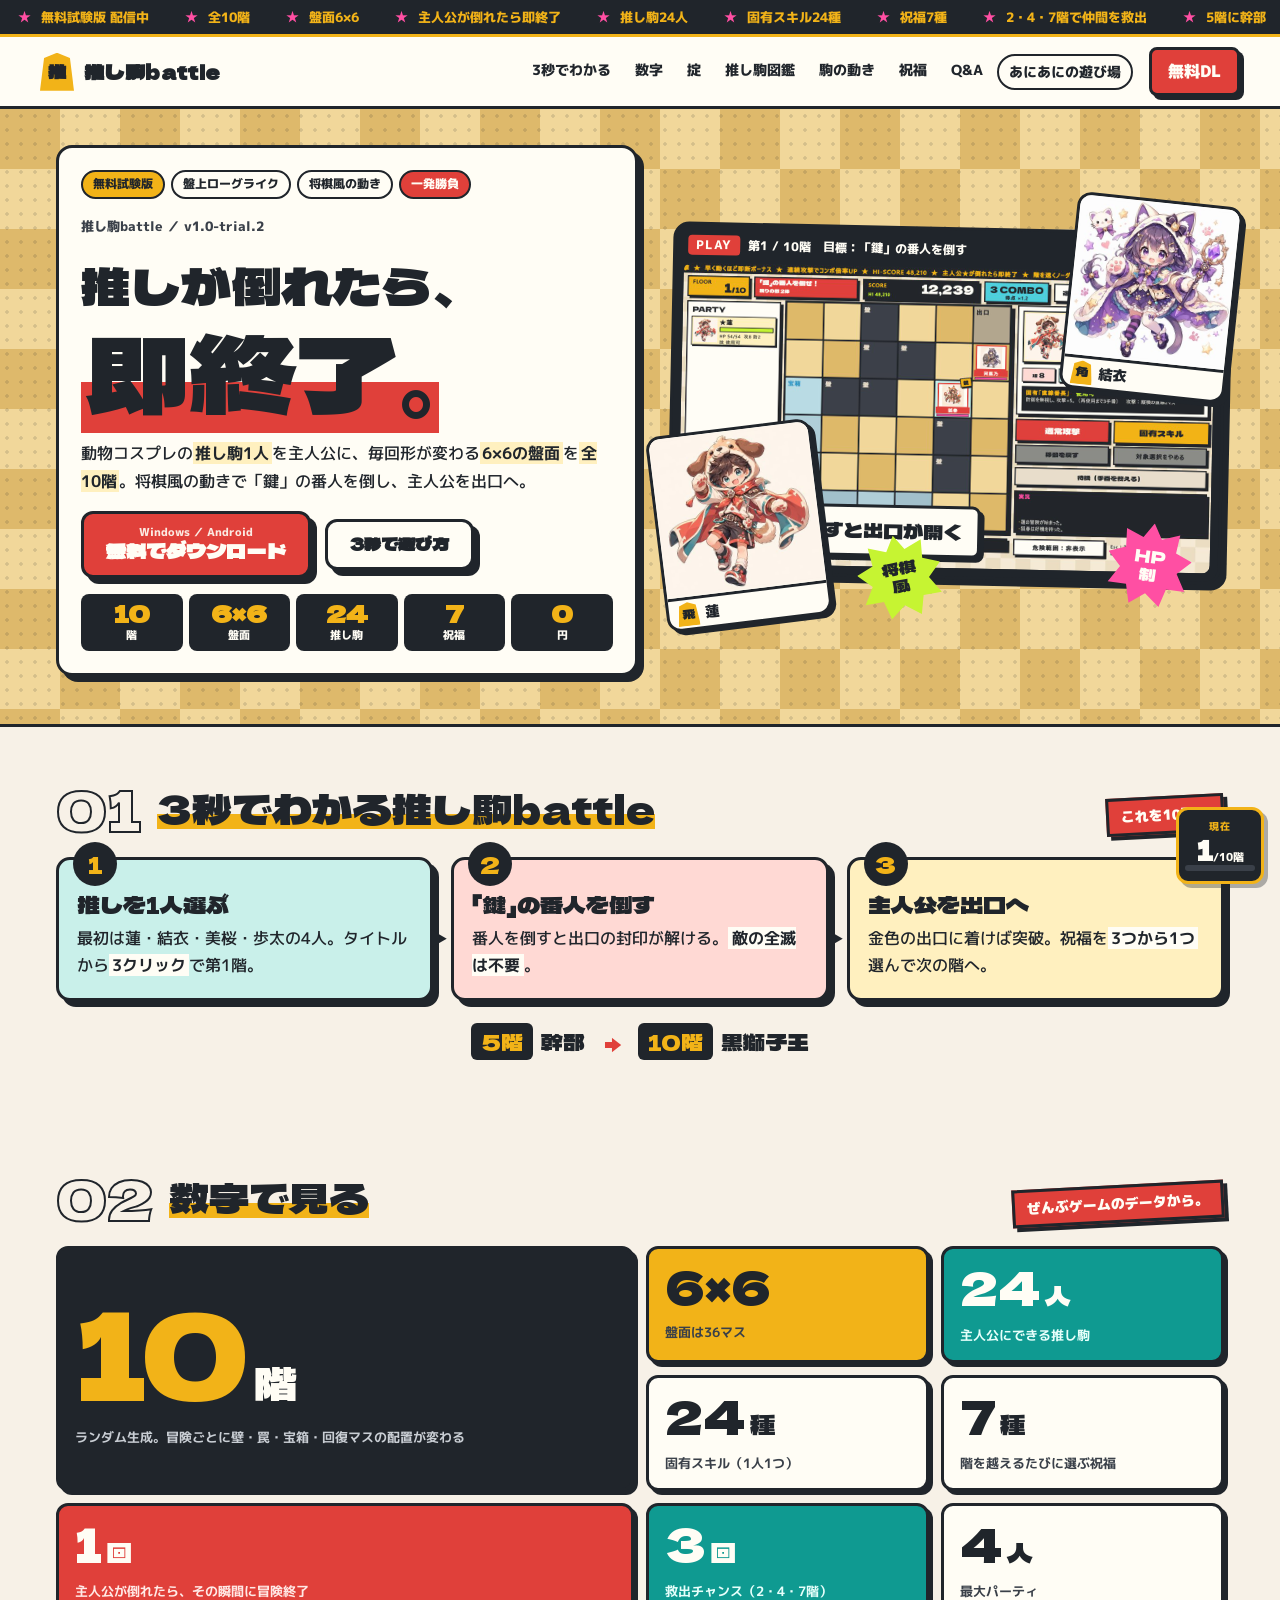
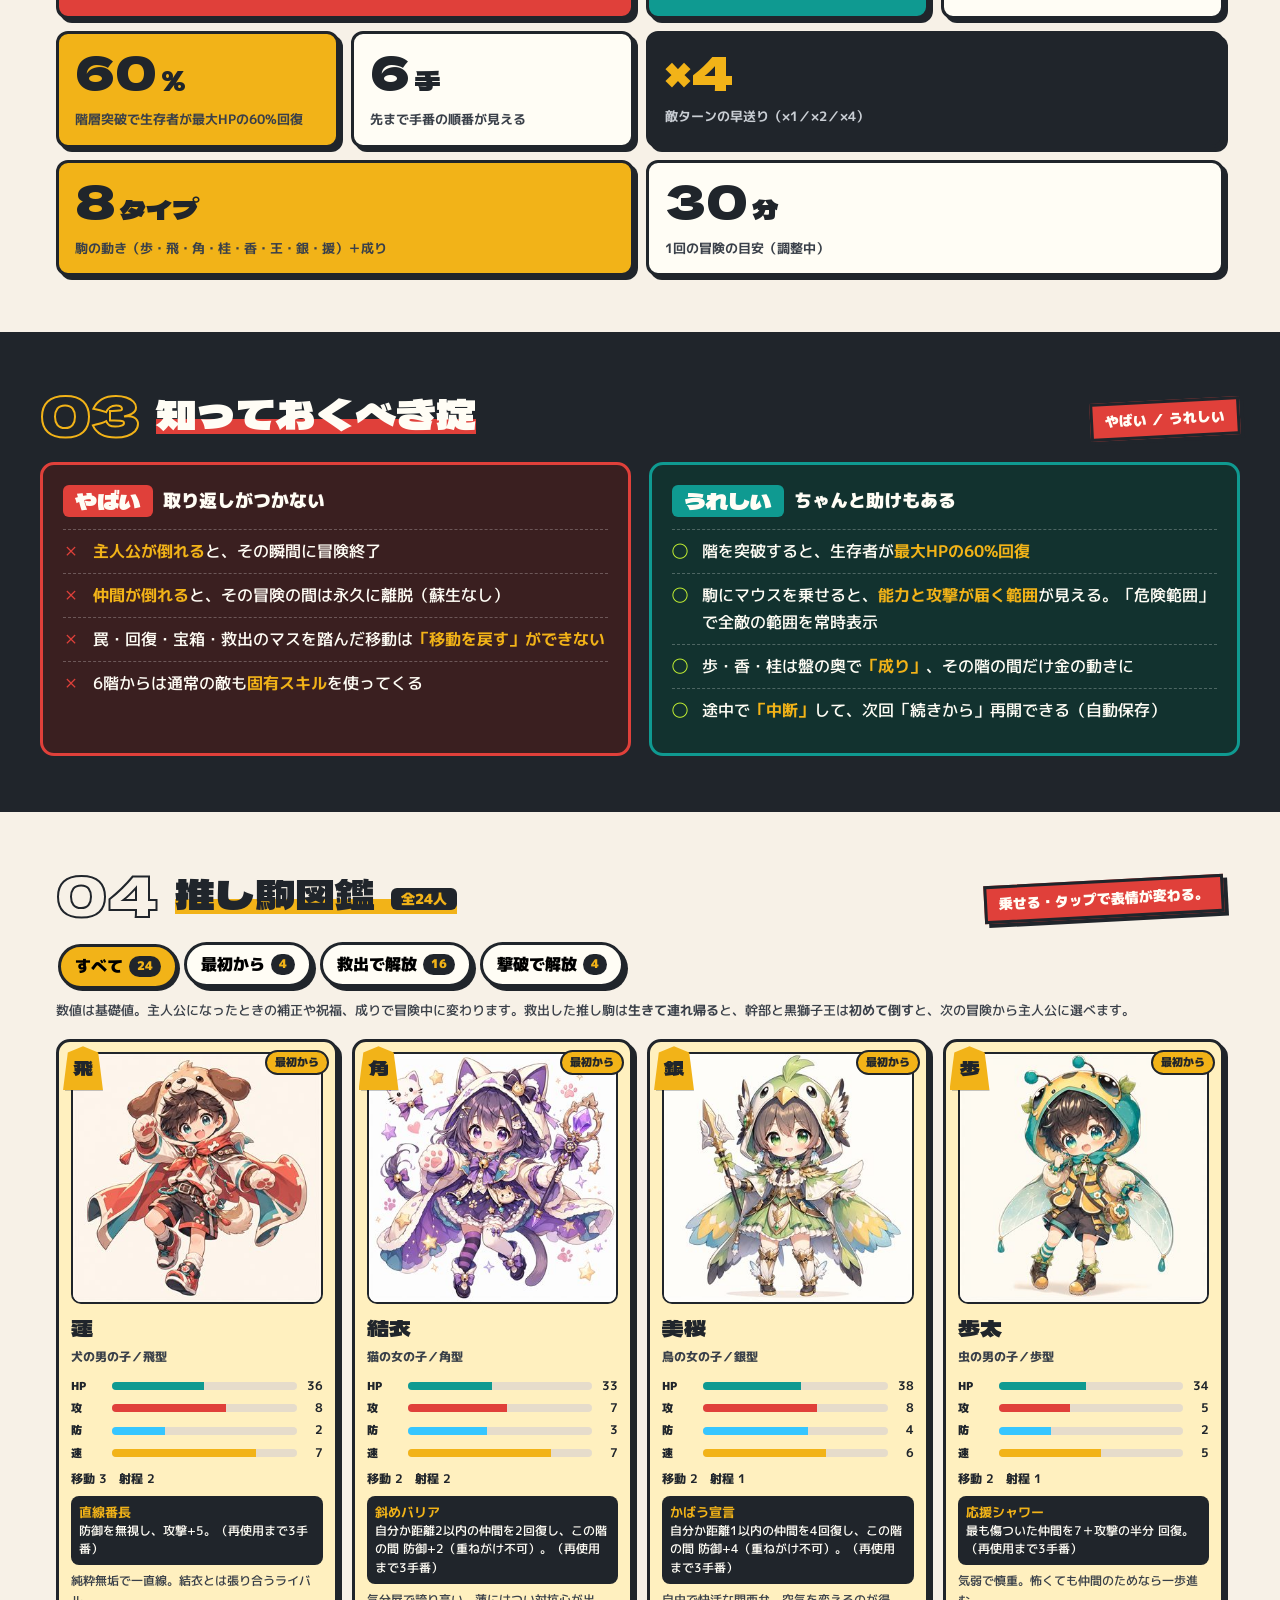
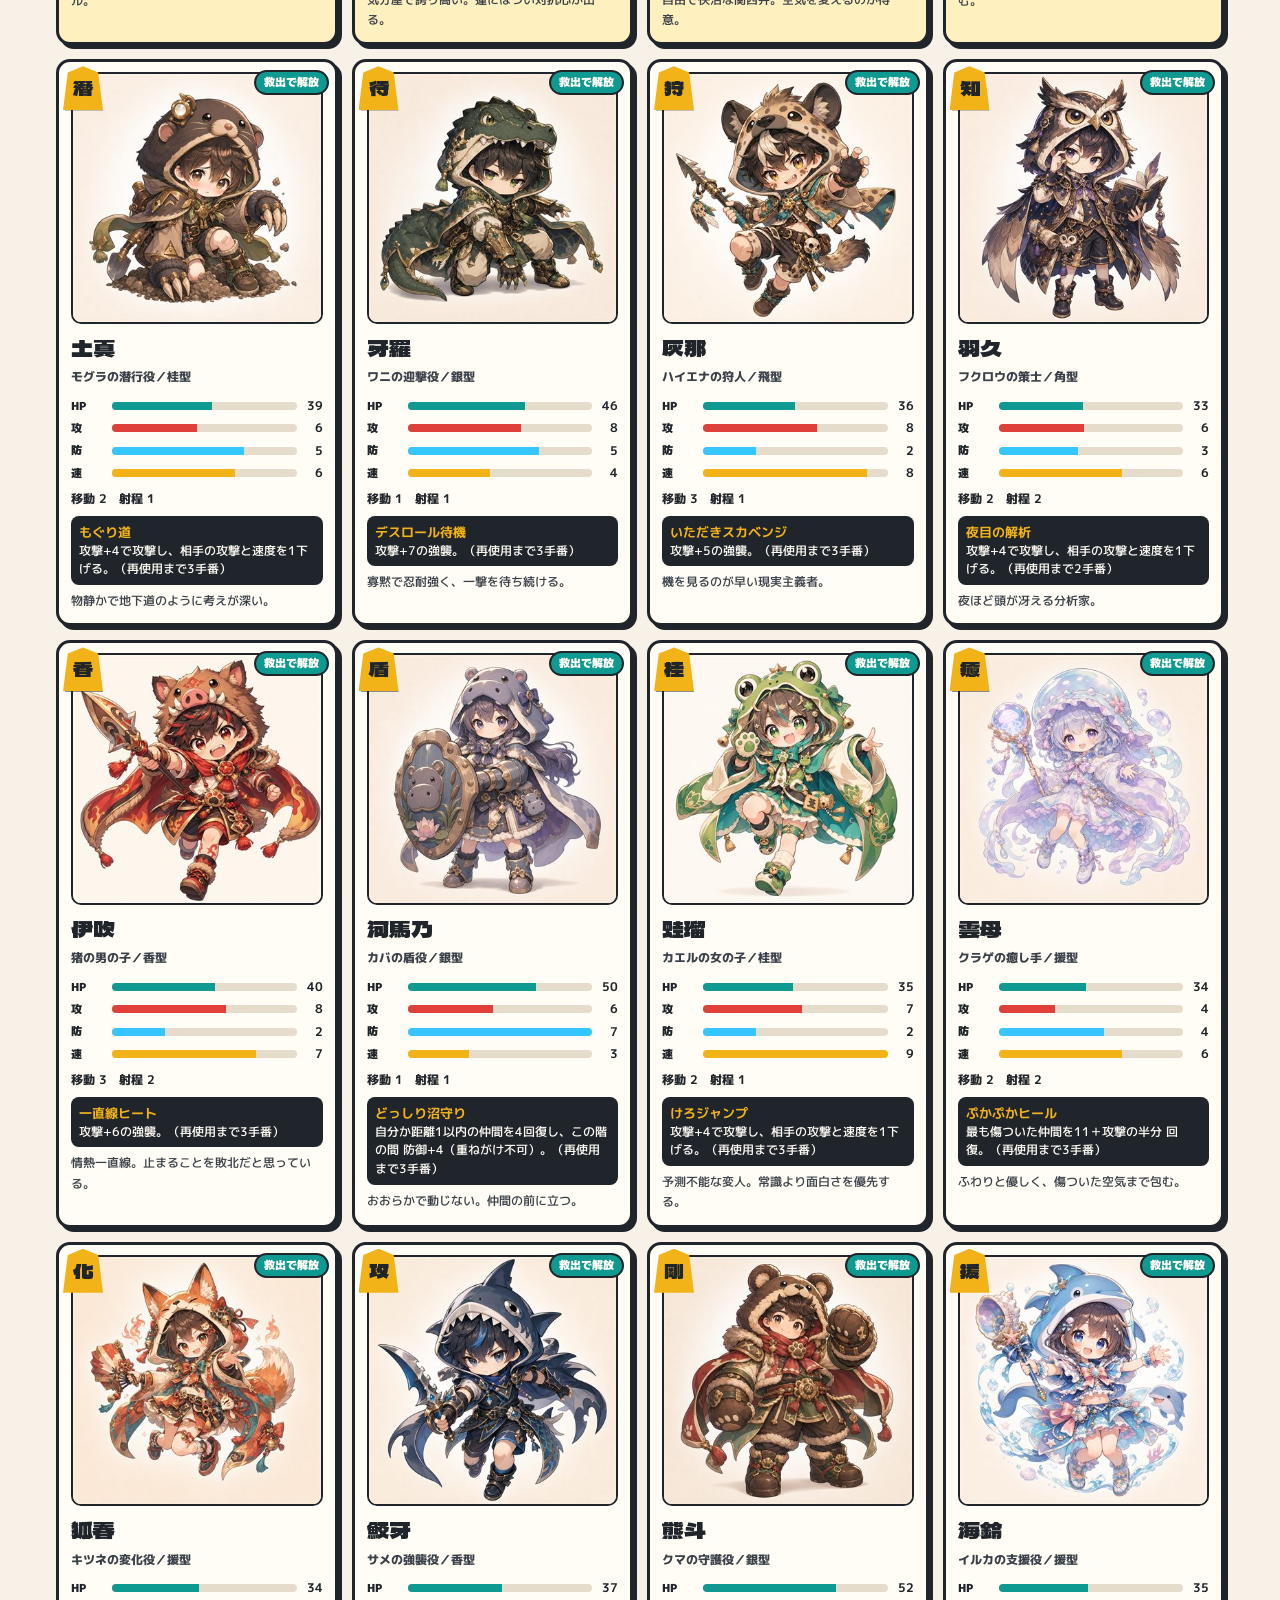
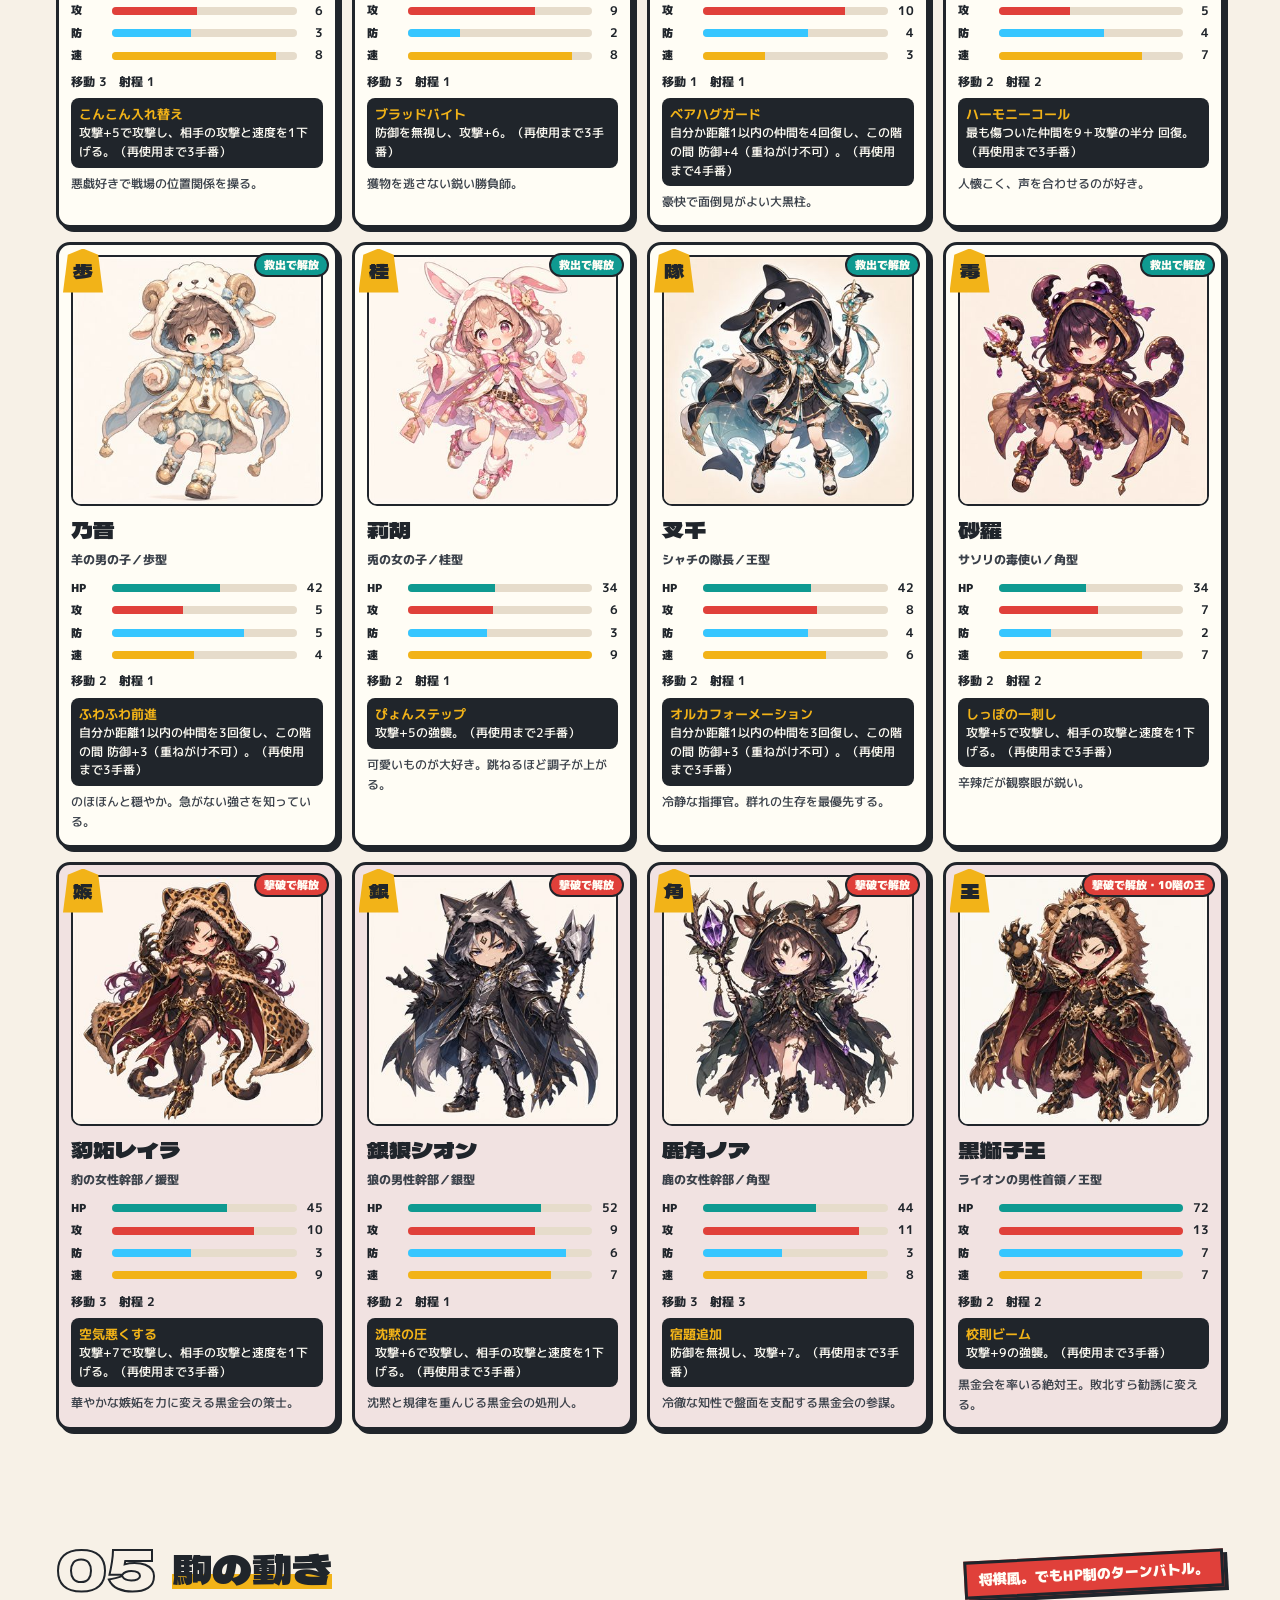
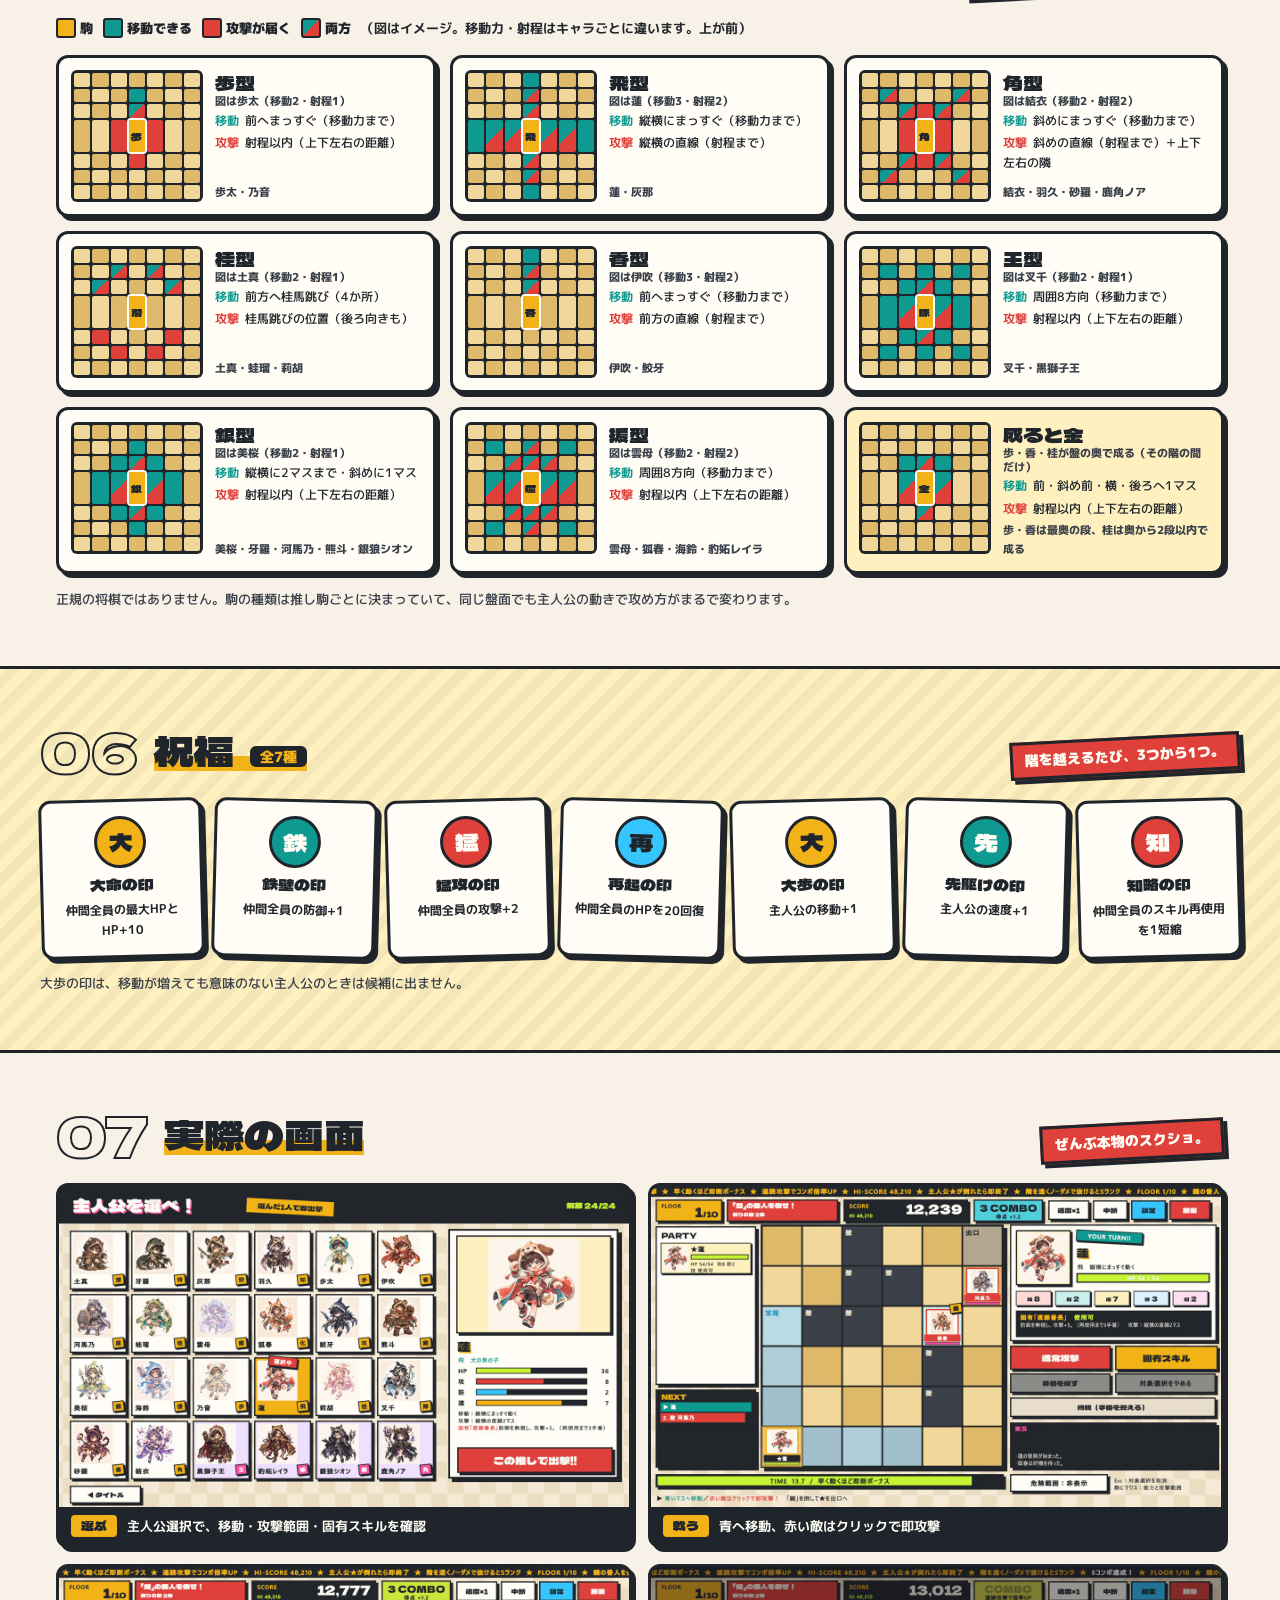
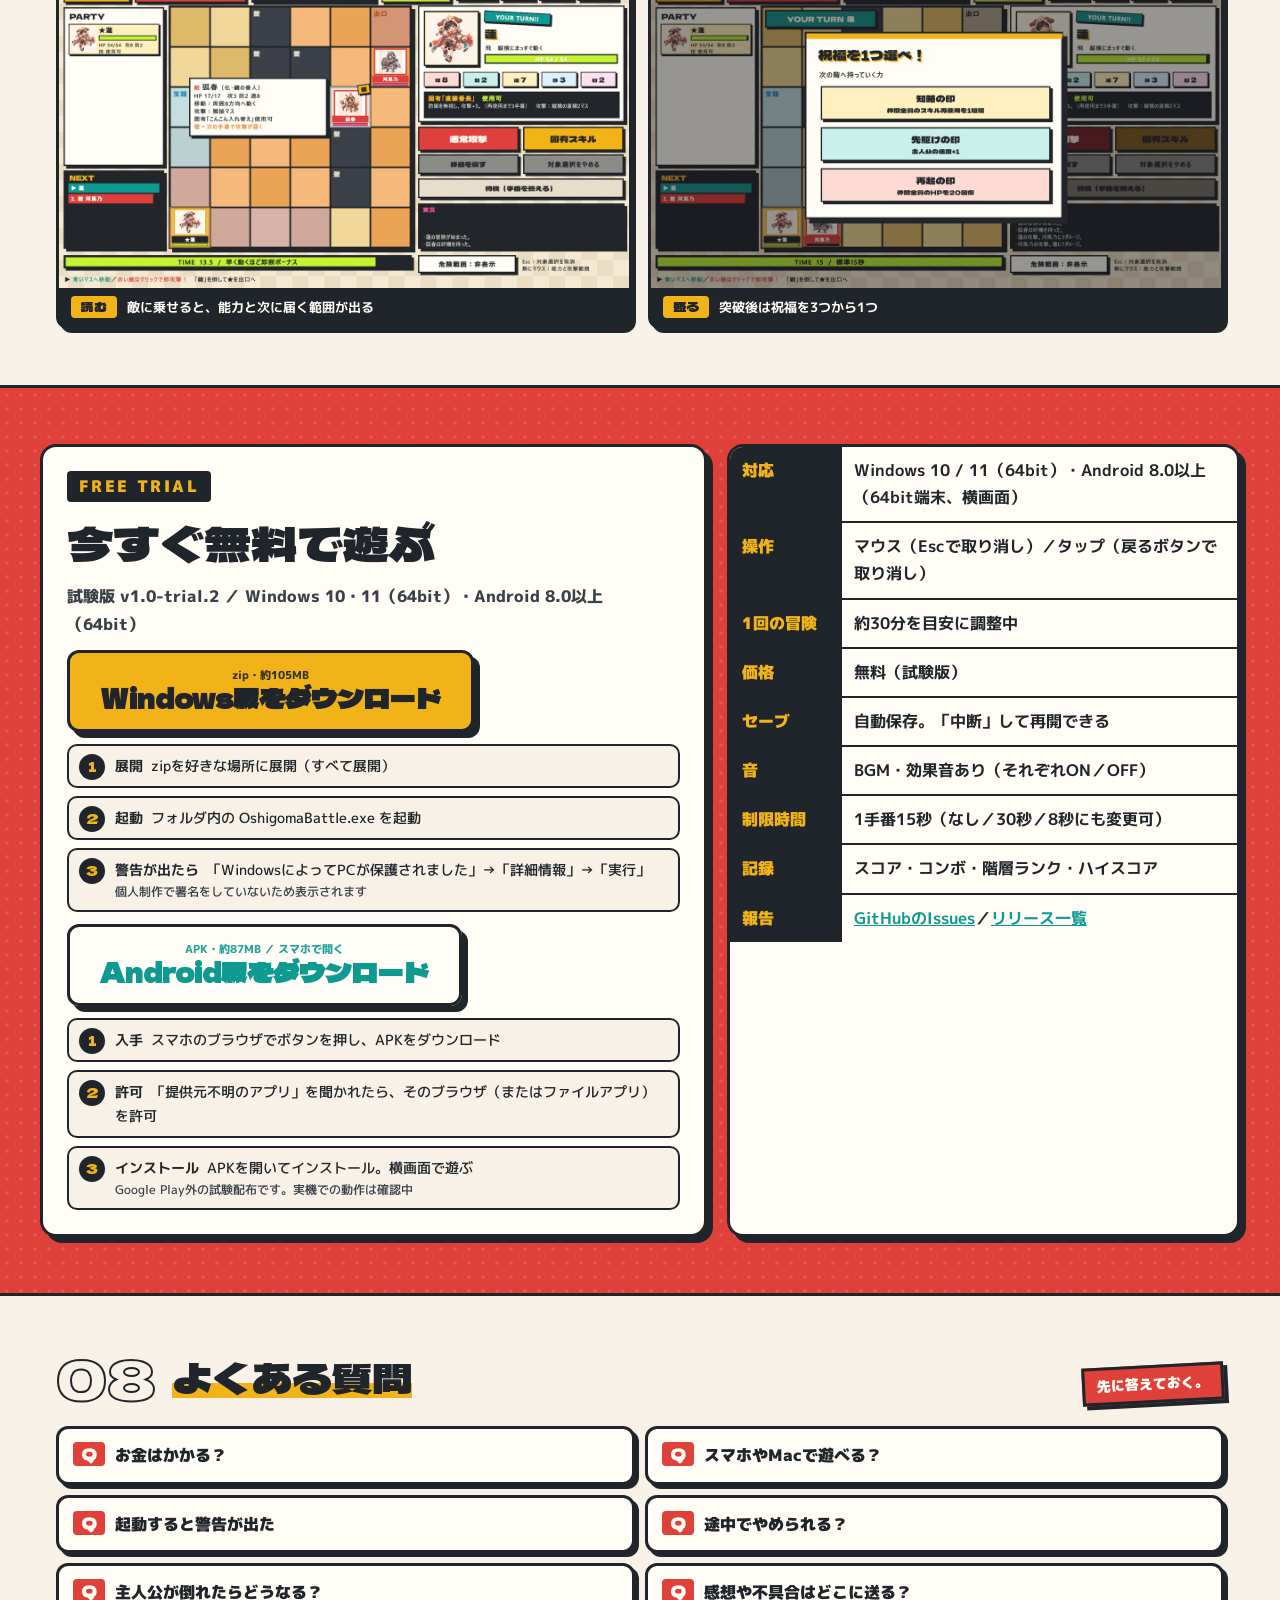
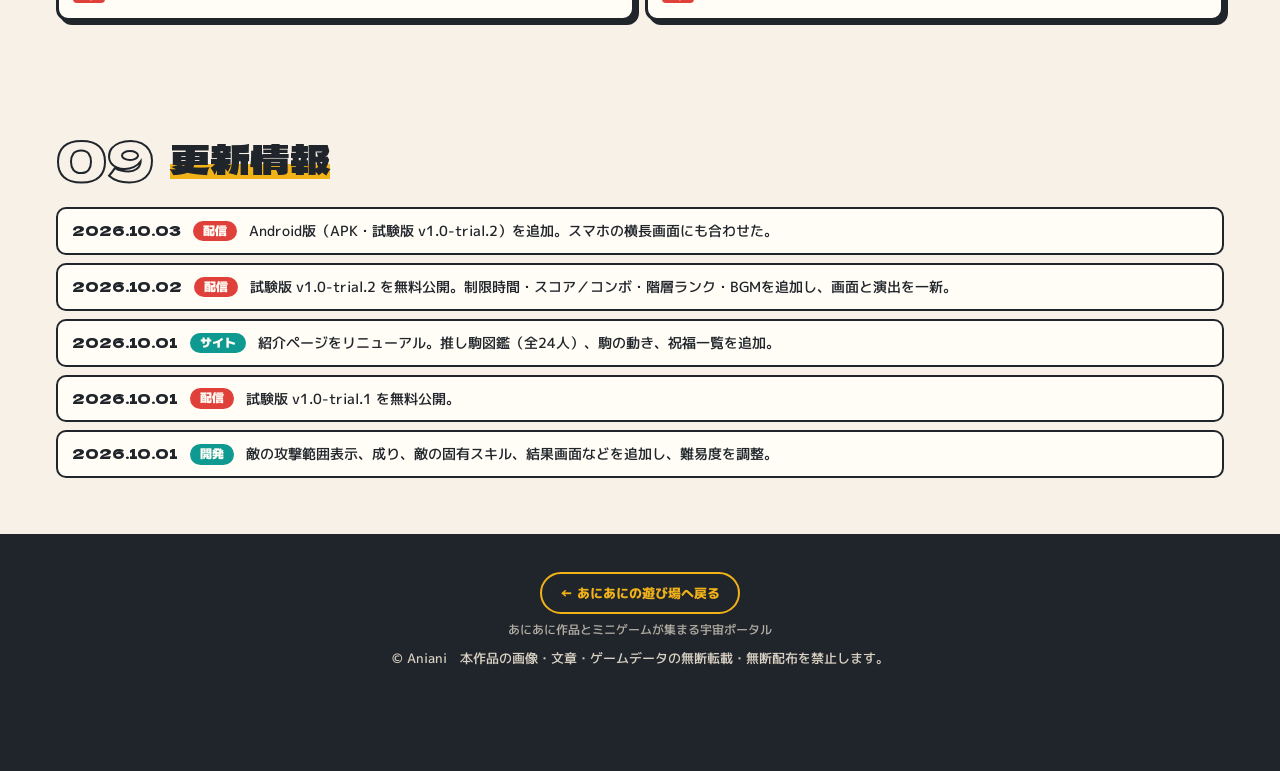
<file: index.html>
<!doctype html>
<html lang="ja">
  <head>
    <meta charset="UTF-8" />
    <meta name="viewport" content="width=device-width, initial-scale=1.0" />
    <title>推し駒battle｜推しと進む、死んだら終わりの十階勝負</title>
    <meta name="description" content="推し駒battleは、動物コスプレの推し駒1人を主人公に、ランダム生成の全10階を攻略する盤上ローグライク戦略ゲーム。将棋風の動きで番人を倒し、仲間を救い、十階の黒獅子王を目指す。Windows向け試験版を無料配布中。" />
    <meta property="og:type" content="website" />
    <meta property="og:title" content="推し駒battle｜盤上ローグライク戦略ゲーム" />
    <meta property="og:description" content="推しと進む、死んだら終わりの十階勝負。将棋風の動きで戦う盤上ローグライク。Windows向け試験版を無料配布中。" />
    <link rel="canonical" href="https://donadonaa24-cyber.github.io/oshikoma/" />
    <meta property="og:url" content="https://donadonaa24-cyber.github.io/oshikoma/" />
    <meta property="og:image" content="https://donadonaa24-cyber.github.io/oshikoma/assets/screen-board.jpg" />
    <meta name="twitter:card" content="summary_large_image" />
    <meta name="theme-color" content="#20252b" />
    <link rel="icon" href="data:image/svg+xml,%3Csvg xmlns='http://www.w3.org/2000/svg' viewBox='0 0 64 64'%3E%3Cpath d='M32 4 54 14 58 60H6L10 14Z' fill='%23E2A72E' stroke='%2320252B' stroke-width='4'/%3E%3Ctext x='32' y='47' font-size='28' text-anchor='middle' font-family='sans-serif' font-weight='700' fill='%2320252B'%3E推%3C/text%3E%3C/svg%3E" />
    <link rel="preconnect" href="https://fonts.googleapis.com" />
    <link rel="preconnect" href="https://fonts.gstatic.com" crossorigin />
    <link href="https://fonts.googleapis.com/css2?family=Dela+Gothic+One&family=M+PLUS+1p:wght@500;700;800;900&display=swap" rel="stylesheet" />
    <link rel="stylesheet" href="style.css?v=20261001d" />
    <script src="script.js?v=20261001d" defer></script>
  </head>
  <body>
    <a class="skip" href="#main">本文へスキップ</a>

    <!-- 速報テロップ：ページの一番上でずっと流れる -->
    <div class="ticker" aria-label="ひとことで言うと">
      <div class="ticker-track">
        <span>無料試験版 配信中</span><span>全10階</span><span>盤面6×6</span><span>主人公が倒れたら即終了</span><span>推し駒24人</span><span>固有スキル24種</span><span>祝福7種</span><span>2・4・7階で仲間を救出</span><span>5階に幹部</span><span>10階に黒獅子王</span><span>1冒険 約30分（調整中）</span><span>Windows 10・11</span>
        <span aria-hidden="true">無料試験版 配信中</span><span aria-hidden="true">全10階</span><span aria-hidden="true">盤面6×6</span><span aria-hidden="true">主人公が倒れたら即終了</span><span aria-hidden="true">推し駒24人</span><span aria-hidden="true">固有スキル24種</span><span aria-hidden="true">祝福7種</span><span aria-hidden="true">2・4・7階で仲間を救出</span><span aria-hidden="true">5階に幹部</span><span aria-hidden="true">10階に黒獅子王</span><span aria-hidden="true">1冒険 約30分（調整中）</span><span aria-hidden="true">Windows 10・11</span>
      </div>
    </div>

    <header class="topbar">
      <a class="brand" href="#top" aria-label="推し駒battle トップ">
        <span class="brand-piece" aria-hidden="true">推</span>
        <span class="brand-name">推し駒battle</span>
      </a>
      <nav class="topnav" aria-label="ページ内">
        <a href="#rush">3秒でわかる</a>
        <a href="#numbers">数字</a>
        <a href="#rules">掟</a>
        <a href="#oshi">推し駒図鑑</a>
        <a href="#moves">駒の動き</a>
        <a href="#blessings">祝福</a>
        <a href="#faq">Q&amp;A</a>
        <a class="nav-portal" href="https://donadonaa24-cyber.github.io/aniani-asobiba/">あにあにの遊び場</a>
      </nav>
      <a class="topbar-cta" href="#download">無料DL</a>
    </header>

    <!-- スクロール位置をゲームの階数で表示する -->
    <div class="floor-meter" aria-hidden="true">
      <span class="floor-meter-label">現在</span>
      <strong><span data-floor>1</span><small>/10階</small></strong>
      <span class="floor-meter-bar"><span data-floor-bar></span></span>
    </div>

    <main id="main">
      <!-- ① 結論から -->
      <section class="hero" id="top">
        <div class="hero-board" aria-hidden="true"></div>
        <div class="hero-inner">
          <div class="hero-copy">
            <ul class="chips">
              <li class="chip chip-gold">無料試験版</li>
              <li class="chip">盤上ローグライク</li>
              <li class="chip">将棋風の動き</li>
              <li class="chip chip-red">一発勝負</li>
            </ul>
            <p class="hero-kicker">推し駒battle ／ v1.0-trial.2</p>
            <h1 class="hero-title">
              <span class="ht-line">推しが倒れたら、</span>
              <span class="ht-line ht-big"><mark>即終了。</mark></span>
            </h1>
            <p class="hero-lead">動物コスプレの<b>推し駒1人</b>を主人公に、毎回形が変わる<b>6×6の盤面</b>を<b>全10階</b>。将棋風の動きで「鍵」の番人を倒し、主人公を出口へ。</p>
            <div class="hero-cta">
              <a class="btn btn-main" href="#download"><span class="btn-sub">Windows ／ Android</span>無料でダウンロード</a>
              <a class="btn btn-ghost" href="#rush">3秒で遊び方</a>
            </div>
            <ul class="stat-row" aria-label="基本データ">
              <li><b>10</b><span>階</span></li>
              <li><b>6×6</b><span>盤面</span></li>
              <li><b>24</b><span>推し駒</span></li>
              <li><b>7</b><span>祝福</span></li>
              <li><b>0</b><span>円</span></li>
            </ul>
          </div>

          <div class="hero-visual">
            <div class="tv">
              <div class="tv-top">
                <span class="tv-live">PLAY</span>
                <span class="tv-floor">第1 / 10階　目標：「鍵」の番人を倒す</span>
              </div>
              <div class="tv-screen">
                <img src="assets/screen-board.jpg" alt="盤面の画面。青いマスが移動先、上部にスコアとコンボ、下部に制限時間バー" width="1280" height="720" />
                <p class="telop" data-telop aria-live="off">
                  <span class="telop-item is-on"><b class="t-teal">青緑</b>のマスへ移動</span>
                  <span class="telop-item"><b class="t-red">赤い敵</b>はクリックで攻撃</span>
                  <span class="telop-item">番人<b class="t-gold">「鍵」</b>を倒すと出口が開く</span>
                  <span class="telop-item">主人公が<b class="t-gold">出口</b>に着けば突破</span>
                </p>
              </div>
            </div>
            <figure class="sticker sticker-ren"><img src="assets/chars/ren.jpg" alt="" width="360" height="360" /><figcaption><b>飛</b>蓮</figcaption></figure>
            <figure class="sticker sticker-yui"><img src="assets/chars/yui.jpg" alt="" width="360" height="360" /><figcaption><b>角</b>結衣</figcaption></figure>
            <p class="burst burst-a">将棋<br />風</p>
            <p class="burst burst-b">HP<br />制</p>
          </div>
        </div>
      </section>

      <!-- ② 3秒でわかる -->
      <section class="sec sec-rush" id="rush">
        <header class="sec-head">
          <p class="sec-no">01</p>
          <h2>3秒でわかる推し駒battle</h2>
          <p class="sec-tag">これを10回。</p>
        </header>
        <ol class="rush">
          <li class="rush-step">
            <span class="rush-num">1</span>
            <h3>推しを1人選ぶ</h3>
            <p>最初は蓮・結衣・美桜・歩太の4人。タイトルから<b>3クリック</b>で第1階。</p>
          </li>
          <li class="rush-step">
            <span class="rush-num">2</span>
            <h3>「鍵」の番人を倒す</h3>
            <p>番人を倒すと出口の封印が解ける。<b>敵の全滅は不要</b>。</p>
          </li>
          <li class="rush-step">
            <span class="rush-num">3</span>
            <h3>主人公を出口へ</h3>
            <p>金色の出口に着けば突破。祝福を<b>3つから1つ</b>選んで次の階へ。</p>
          </li>
        </ol>
        <p class="rush-goal"><span>5階</span>幹部<span class="rush-arrow" aria-hidden="true">→</span><span>10階</span>黒獅子王</p>
      </section>

      <!-- ③ 数字で見る -->
      <section class="sec sec-numbers" id="numbers">
        <header class="sec-head">
          <p class="sec-no">02</p>
          <h2>数字で見る</h2>
          <p class="sec-tag">ぜんぶゲームのデータから。</p>
        </header>
        <ul class="bento">
          <li class="tile tile-xl tile-ink"><b data-count="10">10</b><span>階</span><small>ランダム生成。冒険ごとに壁・罠・宝箱・回復マスの配置が変わる</small></li>
          <li class="tile tile-gold"><b>6×6</b><small>盤面は36マス</small></li>
          <li class="tile tile-teal"><b data-count="24">24</b><span>人</span><small>主人公にできる推し駒</small></li>
          <li class="tile"><b data-count="24">24</b><span>種</span><small>固有スキル（1人1つ）</small></li>
          <li class="tile tile-red tile-wide"><b data-count="1">1</b><span>回</span><small>主人公が倒れたら、その瞬間に冒険終了</small></li>
          <li class="tile"><b data-count="7">7</b><span>種</span><small>階を越えるたびに選ぶ祝福</small></li>
          <li class="tile tile-teal"><b data-count="3">3</b><span>回</span><small>救出チャンス（2・4・7階）</small></li>
          <li class="tile"><b data-count="4">4</b><span>人</span><small>最大パーティ</small></li>
          <li class="tile tile-gold"><b data-count="60">60</b><span>%</span><small>階層突破で生存者が最大HPの60%回復</small></li>
          <li class="tile"><b data-count="6">6</b><span>手</span><small>先まで手番の順番が見える</small></li>
          <li class="tile tile-ink tile-wide"><b>×4</b><small>敵ターンの早送り（×1／×2／×4）</small></li>
          <li class="tile tile-gold tile-wide"><b data-count="8">8</b><span>タイプ</span><small>駒の動き（歩・飛・角・桂・香・王・銀・援）＋成り</small></li>
          <li class="tile tile-wide"><b data-count="30">30</b><span>分</span><small>1回の冒険の目安（調整中）</small></li>
        </ul>
      </section>

      <!-- ④ 掟 -->
      <section class="sec sec-rules" id="rules">
        <header class="sec-head">
          <p class="sec-no">03</p>
          <h2>知っておくべき掟</h2>
          <p class="sec-tag">やばい ／ うれしい</p>
        </header>
        <div class="rules">
          <div class="rules-col rules-bad">
            <h3><span>やばい</span>取り返しがつかない</h3>
            <ul>
              <li><b>主人公が倒れる</b>と、その瞬間に冒険終了</li>
              <li><b>仲間が倒れる</b>と、その冒険の間は永久に離脱（蘇生なし）</li>
              <li>罠・回復・宝箱・救出のマスを踏んだ移動は<b>「移動を戻す」ができない</b></li>
              <li>6階からは通常の敵も<b>固有スキル</b>を使ってくる</li>
            </ul>
          </div>
          <div class="rules-col rules-good">
            <h3><span>うれしい</span>ちゃんと助けもある</h3>
            <ul>
              <li>階を突破すると、生存者が<b>最大HPの60%回復</b></li>
              <li>駒にマウスを乗せると、<b>能力と攻撃が届く範囲</b>が見える。「危険範囲」で全敵の範囲を常時表示</li>
              <li>歩・香・桂は盤の奥で<b>「成り」</b>、その階の間だけ金の動きに</li>
              <li>途中で<b>「中断」</b>して、次回「続きから」再開できる（自動保存）</li>
            </ul>
          </div>
        </div>
      </section>

      <!-- ⑤ 推し駒図鑑 -->
      <section class="sec sec-oshi" id="oshi">
        <header class="sec-head">
          <p class="sec-no">04</p>
          <h2>推し駒図鑑 <span class="count-badge">全24人</span></h2>
          <p class="sec-tag">乗せる・タップで表情が変わる。</p>
        </header>
        <div class="filters" role="group" aria-label="図鑑の絞り込み">
          <button type="button" class="filter is-on" data-filter="all" aria-pressed="true">すべて<span>24</span></button>
          <button type="button" class="filter" data-filter="starter" aria-pressed="false">最初から<span>4</span></button>
          <button type="button" class="filter" data-filter="rescue" aria-pressed="false">救出で解放<span>16</span></button>
          <button type="button" class="filter" data-filter="boss" aria-pressed="false">撃破で解放<span>4</span></button>
        </div>
        <p class="oshi-note">数値は基礎値。主人公になったときの補正や祝福、成りで冒険中に変わります。救出した推し駒は<b>生きて連れ帰る</b>と、幹部と黒獅子王は<b>初めて倒す</b>と、次の冒険から主人公に選べます。</p>
        <ul class="oshi-grid">
<!--OSHI_CARDS:start-->
          <li class="oshi-card oshi-starter" data-group="starter" tabindex="0">
            <figure class="oshi-face"><img src="assets/chars/ren.jpg" alt="蓮。犬の男の子" width="360" height="360" loading="lazy" /><img class="face-happy" src="assets/chars/ren-happy.jpg" alt="" width="360" height="360" loading="lazy" /></figure>
            <span class="piece" aria-label="駒 飛">飛</span>
            <span class="unlock">最初から</span>
            <h3>蓮</h3>
            <p class="costume">犬の男の子／飛型</p>
            <dl class="stats"><div><dt>HP</dt><dd><span class="bar" style="--v:0.500"></span><b>36</b></dd></div><div><dt>攻</dt><dd><span class="bar" style="--v:0.615"></span><b>8</b></dd></div><div><dt>防</dt><dd><span class="bar" style="--v:0.286"></span><b>2</b></dd></div><div><dt>速</dt><dd><span class="bar" style="--v:0.778"></span><b>7</b></dd></div></dl>
            <p class="mini-stats">移動 <b>3</b>　射程 <b>2</b></p>
            <p class="skill"><b>直線番長</b>防御を無視し、攻撃+5。（再使用まで3手番）</p>
            <p class="pers">純粋無垢で一直線。結衣とは張り合うライバル。</p>
          </li>
          <li class="oshi-card oshi-starter" data-group="starter" tabindex="0">
            <figure class="oshi-face"><img src="assets/chars/yui.jpg" alt="結衣。猫の女の子" width="360" height="360" loading="lazy" /><img class="face-happy" src="assets/chars/yui-happy.jpg" alt="" width="360" height="360" loading="lazy" /></figure>
            <span class="piece" aria-label="駒 角">角</span>
            <span class="unlock">最初から</span>
            <h3>結衣</h3>
            <p class="costume">猫の女の子／角型</p>
            <dl class="stats"><div><dt>HP</dt><dd><span class="bar" style="--v:0.458"></span><b>33</b></dd></div><div><dt>攻</dt><dd><span class="bar" style="--v:0.538"></span><b>7</b></dd></div><div><dt>防</dt><dd><span class="bar" style="--v:0.429"></span><b>3</b></dd></div><div><dt>速</dt><dd><span class="bar" style="--v:0.778"></span><b>7</b></dd></div></dl>
            <p class="mini-stats">移動 <b>2</b>　射程 <b>2</b></p>
            <p class="skill"><b>斜めバリア</b>自分か距離2以内の仲間を2回復し、この階の間 防御+2（重ねがけ不可）。（再使用まで3手番）</p>
            <p class="pers">気分屋で誇り高い。蓮にはつい対抗心が出る。</p>
          </li>
          <li class="oshi-card oshi-starter" data-group="starter" tabindex="0">
            <figure class="oshi-face"><img src="assets/chars/mio.jpg" alt="美桜。鳥の女の子" width="360" height="360" loading="lazy" /><img class="face-happy" src="assets/chars/mio-happy.jpg" alt="" width="360" height="360" loading="lazy" /></figure>
            <span class="piece" aria-label="駒 銀">銀</span>
            <span class="unlock">最初から</span>
            <h3>美桜</h3>
            <p class="costume">鳥の女の子／銀型</p>
            <dl class="stats"><div><dt>HP</dt><dd><span class="bar" style="--v:0.528"></span><b>38</b></dd></div><div><dt>攻</dt><dd><span class="bar" style="--v:0.615"></span><b>8</b></dd></div><div><dt>防</dt><dd><span class="bar" style="--v:0.571"></span><b>4</b></dd></div><div><dt>速</dt><dd><span class="bar" style="--v:0.667"></span><b>6</b></dd></div></dl>
            <p class="mini-stats">移動 <b>2</b>　射程 <b>1</b></p>
            <p class="skill"><b>かばう宣言</b>自分か距離1以内の仲間を4回復し、この階の間 防御+4（重ねがけ不可）。（再使用まで3手番）</p>
            <p class="pers">自由で快活な関西弁。空気を変えるのが得意。</p>
          </li>
          <li class="oshi-card oshi-starter" data-group="starter" tabindex="0">
            <figure class="oshi-face"><img src="assets/chars/honoka.jpg" alt="歩太。虫の男の子" width="360" height="360" loading="lazy" /><img class="face-happy" src="assets/chars/honoka-happy.jpg" alt="" width="360" height="360" loading="lazy" /></figure>
            <span class="piece" aria-label="駒 歩">歩</span>
            <span class="unlock">最初から</span>
            <h3>歩太</h3>
            <p class="costume">虫の男の子／歩型</p>
            <dl class="stats"><div><dt>HP</dt><dd><span class="bar" style="--v:0.472"></span><b>34</b></dd></div><div><dt>攻</dt><dd><span class="bar" style="--v:0.385"></span><b>5</b></dd></div><div><dt>防</dt><dd><span class="bar" style="--v:0.286"></span><b>2</b></dd></div><div><dt>速</dt><dd><span class="bar" style="--v:0.556"></span><b>5</b></dd></div></dl>
            <p class="mini-stats">移動 <b>2</b>　射程 <b>1</b></p>
            <p class="skill"><b>応援シャワー</b>最も傷ついた仲間を7＋攻撃の半分 回復。（再使用まで3手番）</p>
            <p class="pers">気弱で慎重。怖くても仲間のためなら一歩進む。</p>
          </li>
          <li class="oshi-card oshi-rescue" data-group="rescue" tabindex="0">
            <figure class="oshi-face"><img src="assets/chars/doma.jpg" alt="土真。モグラの潜行役" width="360" height="360" loading="lazy" /><img class="face-happy" src="assets/chars/doma-happy.jpg" alt="" width="360" height="360" loading="lazy" /></figure>
            <span class="piece" aria-label="駒 潜">潜</span>
            <span class="unlock">救出で解放</span>
            <h3>土真</h3>
            <p class="costume">モグラの潜行役／桂型</p>
            <dl class="stats"><div><dt>HP</dt><dd><span class="bar" style="--v:0.542"></span><b>39</b></dd></div><div><dt>攻</dt><dd><span class="bar" style="--v:0.462"></span><b>6</b></dd></div><div><dt>防</dt><dd><span class="bar" style="--v:0.714"></span><b>5</b></dd></div><div><dt>速</dt><dd><span class="bar" style="--v:0.667"></span><b>6</b></dd></div></dl>
            <p class="mini-stats">移動 <b>2</b>　射程 <b>1</b></p>
            <p class="skill"><b>もぐり道</b>攻撃+4で攻撃し、相手の攻撃と速度を1下げる。（再使用まで3手番）</p>
            <p class="pers">物静かで地下道のように考えが深い。</p>
          </li>
          <li class="oshi-card oshi-rescue" data-group="rescue" tabindex="0">
            <figure class="oshi-face"><img src="assets/chars/gara.jpg" alt="牙羅。ワニの迎撃役" width="360" height="360" loading="lazy" /><img class="face-happy" src="assets/chars/gara-happy.jpg" alt="" width="360" height="360" loading="lazy" /></figure>
            <span class="piece" aria-label="駒 待">待</span>
            <span class="unlock">救出で解放</span>
            <h3>牙羅</h3>
            <p class="costume">ワニの迎撃役／銀型</p>
            <dl class="stats"><div><dt>HP</dt><dd><span class="bar" style="--v:0.639"></span><b>46</b></dd></div><div><dt>攻</dt><dd><span class="bar" style="--v:0.615"></span><b>8</b></dd></div><div><dt>防</dt><dd><span class="bar" style="--v:0.714"></span><b>5</b></dd></div><div><dt>速</dt><dd><span class="bar" style="--v:0.444"></span><b>4</b></dd></div></dl>
            <p class="mini-stats">移動 <b>1</b>　射程 <b>1</b></p>
            <p class="skill"><b>デスロール待機</b>攻撃+7の強襲。（再使用まで3手番）</p>
            <p class="pers">寡黙で忍耐強く、一撃を待ち続ける。</p>
          </li>
          <li class="oshi-card oshi-rescue" data-group="rescue" tabindex="0">
            <figure class="oshi-face"><img src="assets/chars/haina.jpg" alt="灰那。ハイエナの狩人" width="360" height="360" loading="lazy" /><img class="face-happy" src="assets/chars/haina-happy.jpg" alt="" width="360" height="360" loading="lazy" /></figure>
            <span class="piece" aria-label="駒 狩">狩</span>
            <span class="unlock">救出で解放</span>
            <h3>灰那</h3>
            <p class="costume">ハイエナの狩人／飛型</p>
            <dl class="stats"><div><dt>HP</dt><dd><span class="bar" style="--v:0.500"></span><b>36</b></dd></div><div><dt>攻</dt><dd><span class="bar" style="--v:0.615"></span><b>8</b></dd></div><div><dt>防</dt><dd><span class="bar" style="--v:0.286"></span><b>2</b></dd></div><div><dt>速</dt><dd><span class="bar" style="--v:0.889"></span><b>8</b></dd></div></dl>
            <p class="mini-stats">移動 <b>3</b>　射程 <b>1</b></p>
            <p class="skill"><b>いただきスカベンジ</b>攻撃+5の強襲。（再使用まで3手番）</p>
            <p class="pers">機を見るのが早い現実主義者。</p>
          </li>
          <li class="oshi-card oshi-rescue" data-group="rescue" tabindex="0">
            <figure class="oshi-face"><img src="assets/chars/haku.jpg" alt="羽久。フクロウの策士" width="360" height="360" loading="lazy" /><img class="face-happy" src="assets/chars/haku-happy.jpg" alt="" width="360" height="360" loading="lazy" /></figure>
            <span class="piece" aria-label="駒 知">知</span>
            <span class="unlock">救出で解放</span>
            <h3>羽久</h3>
            <p class="costume">フクロウの策士／角型</p>
            <dl class="stats"><div><dt>HP</dt><dd><span class="bar" style="--v:0.458"></span><b>33</b></dd></div><div><dt>攻</dt><dd><span class="bar" style="--v:0.462"></span><b>6</b></dd></div><div><dt>防</dt><dd><span class="bar" style="--v:0.429"></span><b>3</b></dd></div><div><dt>速</dt><dd><span class="bar" style="--v:0.667"></span><b>6</b></dd></div></dl>
            <p class="mini-stats">移動 <b>2</b>　射程 <b>2</b></p>
            <p class="skill"><b>夜目の解析</b>攻撃+4で攻撃し、相手の攻撃と速度を1下げる。（再使用まで2手番）</p>
            <p class="pers">夜ほど頭が冴える分析家。</p>
          </li>
          <li class="oshi-card oshi-rescue" data-group="rescue" tabindex="0">
            <figure class="oshi-face"><img src="assets/chars/ibuki.jpg" alt="伊吹。猪の男の子" width="360" height="360" loading="lazy" /><img class="face-happy" src="assets/chars/ibuki-happy.jpg" alt="" width="360" height="360" loading="lazy" /></figure>
            <span class="piece" aria-label="駒 香">香</span>
            <span class="unlock">救出で解放</span>
            <h3>伊吹</h3>
            <p class="costume">猪の男の子／香型</p>
            <dl class="stats"><div><dt>HP</dt><dd><span class="bar" style="--v:0.556"></span><b>40</b></dd></div><div><dt>攻</dt><dd><span class="bar" style="--v:0.615"></span><b>8</b></dd></div><div><dt>防</dt><dd><span class="bar" style="--v:0.286"></span><b>2</b></dd></div><div><dt>速</dt><dd><span class="bar" style="--v:0.778"></span><b>7</b></dd></div></dl>
            <p class="mini-stats">移動 <b>3</b>　射程 <b>2</b></p>
            <p class="skill"><b>一直線ヒート</b>攻撃+6の強襲。（再使用まで3手番）</p>
            <p class="pers">情熱一直線。止まることを敗北だと思っている。</p>
          </li>
          <li class="oshi-card oshi-rescue" data-group="rescue" tabindex="0">
            <figure class="oshi-face"><img src="assets/chars/kabano.jpg" alt="河馬乃。カバの盾役" width="360" height="360" loading="lazy" /><img class="face-happy" src="assets/chars/kabano-happy.jpg" alt="" width="360" height="360" loading="lazy" /></figure>
            <span class="piece" aria-label="駒 盾">盾</span>
            <span class="unlock">救出で解放</span>
            <h3>河馬乃</h3>
            <p class="costume">カバの盾役／銀型</p>
            <dl class="stats"><div><dt>HP</dt><dd><span class="bar" style="--v:0.694"></span><b>50</b></dd></div><div><dt>攻</dt><dd><span class="bar" style="--v:0.462"></span><b>6</b></dd></div><div><dt>防</dt><dd><span class="bar" style="--v:1.000"></span><b>7</b></dd></div><div><dt>速</dt><dd><span class="bar" style="--v:0.333"></span><b>3</b></dd></div></dl>
            <p class="mini-stats">移動 <b>1</b>　射程 <b>1</b></p>
            <p class="skill"><b>どっしり沼守り</b>自分か距離1以内の仲間を4回復し、この階の間 防御+4（重ねがけ不可）。（再使用まで3手番）</p>
            <p class="pers">おおらかで動じない。仲間の前に立つ。</p>
          </li>
          <li class="oshi-card oshi-rescue" data-group="rescue" tabindex="0">
            <figure class="oshi-face"><img src="assets/chars/kaeru.jpg" alt="蛙瑠。カエルの女の子" width="360" height="360" loading="lazy" /><img class="face-happy" src="assets/chars/kaeru-happy.jpg" alt="" width="360" height="360" loading="lazy" /></figure>
            <span class="piece" aria-label="駒 桂">桂</span>
            <span class="unlock">救出で解放</span>
            <h3>蛙瑠</h3>
            <p class="costume">カエルの女の子／桂型</p>
            <dl class="stats"><div><dt>HP</dt><dd><span class="bar" style="--v:0.486"></span><b>35</b></dd></div><div><dt>攻</dt><dd><span class="bar" style="--v:0.538"></span><b>7</b></dd></div><div><dt>防</dt><dd><span class="bar" style="--v:0.286"></span><b>2</b></dd></div><div><dt>速</dt><dd><span class="bar" style="--v:1.000"></span><b>9</b></dd></div></dl>
            <p class="mini-stats">移動 <b>2</b>　射程 <b>1</b></p>
            <p class="skill"><b>けろジャンプ</b>攻撃+4で攻撃し、相手の攻撃と速度を1下げる。（再使用まで3手番）</p>
            <p class="pers">予測不能な変人。常識より面白さを優先する。</p>
          </li>
          <li class="oshi-card oshi-rescue" data-group="rescue" tabindex="0">
            <figure class="oshi-face"><img src="assets/chars/kirara.jpg" alt="雲母。クラゲの癒し手" width="360" height="360" loading="lazy" /><img class="face-happy" src="assets/chars/kirara-happy.jpg" alt="" width="360" height="360" loading="lazy" /></figure>
            <span class="piece" aria-label="駒 癒">癒</span>
            <span class="unlock">救出で解放</span>
            <h3>雲母</h3>
            <p class="costume">クラゲの癒し手／援型</p>
            <dl class="stats"><div><dt>HP</dt><dd><span class="bar" style="--v:0.472"></span><b>34</b></dd></div><div><dt>攻</dt><dd><span class="bar" style="--v:0.308"></span><b>4</b></dd></div><div><dt>防</dt><dd><span class="bar" style="--v:0.571"></span><b>4</b></dd></div><div><dt>速</dt><dd><span class="bar" style="--v:0.667"></span><b>6</b></dd></div></dl>
            <p class="mini-stats">移動 <b>2</b>　射程 <b>2</b></p>
            <p class="skill"><b>ぷかぷかヒール</b>最も傷ついた仲間を11＋攻撃の半分 回復。（再使用まで3手番）</p>
            <p class="pers">ふわりと優しく、傷ついた空気まで包む。</p>
          </li>
          <li class="oshi-card oshi-rescue" data-group="rescue" tabindex="0">
            <figure class="oshi-face"><img src="assets/chars/koharu.jpg" alt="狐春。キツネの変化役" width="360" height="360" loading="lazy" /><img class="face-happy" src="assets/chars/koharu-happy.jpg" alt="" width="360" height="360" loading="lazy" /></figure>
            <span class="piece" aria-label="駒 化">化</span>
            <span class="unlock">救出で解放</span>
            <h3>狐春</h3>
            <p class="costume">キツネの変化役／援型</p>
            <dl class="stats"><div><dt>HP</dt><dd><span class="bar" style="--v:0.472"></span><b>34</b></dd></div><div><dt>攻</dt><dd><span class="bar" style="--v:0.462"></span><b>6</b></dd></div><div><dt>防</dt><dd><span class="bar" style="--v:0.429"></span><b>3</b></dd></div><div><dt>速</dt><dd><span class="bar" style="--v:0.889"></span><b>8</b></dd></div></dl>
            <p class="mini-stats">移動 <b>3</b>　射程 <b>1</b></p>
            <p class="skill"><b>こんこん入れ替え</b>攻撃+5で攻撃し、相手の攻撃と速度を1下げる。（再使用まで3手番）</p>
            <p class="pers">悪戯好きで戦場の位置関係を操る。</p>
          </li>
          <li class="oshi-card oshi-rescue" data-group="rescue" tabindex="0">
            <figure class="oshi-face"><img src="assets/chars/kouga.jpg" alt="鮫牙。サメの強襲役" width="360" height="360" loading="lazy" /><img class="face-happy" src="assets/chars/kouga-happy.jpg" alt="" width="360" height="360" loading="lazy" /></figure>
            <span class="piece" aria-label="駒 攻">攻</span>
            <span class="unlock">救出で解放</span>
            <h3>鮫牙</h3>
            <p class="costume">サメの強襲役／香型</p>
            <dl class="stats"><div><dt>HP</dt><dd><span class="bar" style="--v:0.514"></span><b>37</b></dd></div><div><dt>攻</dt><dd><span class="bar" style="--v:0.692"></span><b>9</b></dd></div><div><dt>防</dt><dd><span class="bar" style="--v:0.286"></span><b>2</b></dd></div><div><dt>速</dt><dd><span class="bar" style="--v:0.889"></span><b>8</b></dd></div></dl>
            <p class="mini-stats">移動 <b>3</b>　射程 <b>1</b></p>
            <p class="skill"><b>ブラッドバイト</b>防御を無視し、攻撃+6。（再使用まで3手番）</p>
            <p class="pers">獲物を逃さない鋭い勝負師。</p>
          </li>
          <li class="oshi-card oshi-rescue" data-group="rescue" tabindex="0">
            <figure class="oshi-face"><img src="assets/chars/kumato.jpg" alt="熊斗。クマの守護役" width="360" height="360" loading="lazy" /><img class="face-happy" src="assets/chars/kumato-happy.jpg" alt="" width="360" height="360" loading="lazy" /></figure>
            <span class="piece" aria-label="駒 剛">剛</span>
            <span class="unlock">救出で解放</span>
            <h3>熊斗</h3>
            <p class="costume">クマの守護役／銀型</p>
            <dl class="stats"><div><dt>HP</dt><dd><span class="bar" style="--v:0.722"></span><b>52</b></dd></div><div><dt>攻</dt><dd><span class="bar" style="--v:0.769"></span><b>10</b></dd></div><div><dt>防</dt><dd><span class="bar" style="--v:0.571"></span><b>4</b></dd></div><div><dt>速</dt><dd><span class="bar" style="--v:0.333"></span><b>3</b></dd></div></dl>
            <p class="mini-stats">移動 <b>1</b>　射程 <b>1</b></p>
            <p class="skill"><b>ベアハグガード</b>自分か距離1以内の仲間を4回復し、この階の間 防御+4（重ねがけ不可）。（再使用まで4手番）</p>
            <p class="pers">豪快で面倒見がよい大黒柱。</p>
          </li>
          <li class="oshi-card oshi-rescue" data-group="rescue" tabindex="0">
            <figure class="oshi-face"><img src="assets/chars/misuzu.jpg" alt="海鈴。イルカの支援役" width="360" height="360" loading="lazy" /><img class="face-happy" src="assets/chars/misuzu-happy.jpg" alt="" width="360" height="360" loading="lazy" /></figure>
            <span class="piece" aria-label="駒 援">援</span>
            <span class="unlock">救出で解放</span>
            <h3>海鈴</h3>
            <p class="costume">イルカの支援役／援型</p>
            <dl class="stats"><div><dt>HP</dt><dd><span class="bar" style="--v:0.486"></span><b>35</b></dd></div><div><dt>攻</dt><dd><span class="bar" style="--v:0.385"></span><b>5</b></dd></div><div><dt>防</dt><dd><span class="bar" style="--v:0.571"></span><b>4</b></dd></div><div><dt>速</dt><dd><span class="bar" style="--v:0.778"></span><b>7</b></dd></div></dl>
            <p class="mini-stats">移動 <b>2</b>　射程 <b>2</b></p>
            <p class="skill"><b>ハーモニーコール</b>最も傷ついた仲間を9＋攻撃の半分 回復。（再使用まで3手番）</p>
            <p class="pers">人懐こく、声を合わせるのが好き。</p>
          </li>
          <li class="oshi-card oshi-rescue" data-group="rescue" tabindex="0">
            <figure class="oshi-face"><img src="assets/chars/non.jpg" alt="乃音。羊の男の子" width="360" height="360" loading="lazy" /><img class="face-happy" src="assets/chars/non-happy.jpg" alt="" width="360" height="360" loading="lazy" /></figure>
            <span class="piece" aria-label="駒 歩">歩</span>
            <span class="unlock">救出で解放</span>
            <h3>乃音</h3>
            <p class="costume">羊の男の子／歩型</p>
            <dl class="stats"><div><dt>HP</dt><dd><span class="bar" style="--v:0.583"></span><b>42</b></dd></div><div><dt>攻</dt><dd><span class="bar" style="--v:0.385"></span><b>5</b></dd></div><div><dt>防</dt><dd><span class="bar" style="--v:0.714"></span><b>5</b></dd></div><div><dt>速</dt><dd><span class="bar" style="--v:0.444"></span><b>4</b></dd></div></dl>
            <p class="mini-stats">移動 <b>2</b>　射程 <b>1</b></p>
            <p class="skill"><b>ふわふわ前進</b>自分か距離1以内の仲間を3回復し、この階の間 防御+3（重ねがけ不可）。（再使用まで3手番）</p>
            <p class="pers">のほほんと穏やか。急がない強さを知っている。</p>
          </li>
          <li class="oshi-card oshi-rescue" data-group="rescue" tabindex="0">
            <figure class="oshi-face"><img src="assets/chars/riko.jpg" alt="莉胡。兎の女の子" width="360" height="360" loading="lazy" /><img class="face-happy" src="assets/chars/riko-happy.jpg" alt="" width="360" height="360" loading="lazy" /></figure>
            <span class="piece" aria-label="駒 桂">桂</span>
            <span class="unlock">救出で解放</span>
            <h3>莉胡</h3>
            <p class="costume">兎の女の子／桂型</p>
            <dl class="stats"><div><dt>HP</dt><dd><span class="bar" style="--v:0.472"></span><b>34</b></dd></div><div><dt>攻</dt><dd><span class="bar" style="--v:0.462"></span><b>6</b></dd></div><div><dt>防</dt><dd><span class="bar" style="--v:0.429"></span><b>3</b></dd></div><div><dt>速</dt><dd><span class="bar" style="--v:1.000"></span><b>9</b></dd></div></dl>
            <p class="mini-stats">移動 <b>2</b>　射程 <b>1</b></p>
            <p class="skill"><b>ぴょんステップ</b>攻撃+5の強襲。（再使用まで2手番）</p>
            <p class="pers">可愛いものが大好き。跳ねるほど調子が上がる。</p>
          </li>
          <li class="oshi-card oshi-rescue" data-group="rescue" tabindex="0">
            <figure class="oshi-face"><img src="assets/chars/sachi.jpg" alt="叉千。シャチの隊長" width="360" height="360" loading="lazy" /><img class="face-happy" src="assets/chars/sachi-happy.jpg" alt="" width="360" height="360" loading="lazy" /></figure>
            <span class="piece" aria-label="駒 隊">隊</span>
            <span class="unlock">救出で解放</span>
            <h3>叉千</h3>
            <p class="costume">シャチの隊長／王型</p>
            <dl class="stats"><div><dt>HP</dt><dd><span class="bar" style="--v:0.583"></span><b>42</b></dd></div><div><dt>攻</dt><dd><span class="bar" style="--v:0.615"></span><b>8</b></dd></div><div><dt>防</dt><dd><span class="bar" style="--v:0.571"></span><b>4</b></dd></div><div><dt>速</dt><dd><span class="bar" style="--v:0.667"></span><b>6</b></dd></div></dl>
            <p class="mini-stats">移動 <b>2</b>　射程 <b>1</b></p>
            <p class="skill"><b>オルカフォーメーション</b>自分か距離1以内の仲間を3回復し、この階の間 防御+3（重ねがけ不可）。（再使用まで3手番）</p>
            <p class="pers">冷静な指揮官。群れの生存を最優先する。</p>
          </li>
          <li class="oshi-card oshi-rescue" data-group="rescue" tabindex="0">
            <figure class="oshi-face"><img src="assets/chars/sara.jpg" alt="砂羅。サソリの毒使い" width="360" height="360" loading="lazy" /><img class="face-happy" src="assets/chars/sara-happy.jpg" alt="" width="360" height="360" loading="lazy" /></figure>
            <span class="piece" aria-label="駒 毒">毒</span>
            <span class="unlock">救出で解放</span>
            <h3>砂羅</h3>
            <p class="costume">サソリの毒使い／角型</p>
            <dl class="stats"><div><dt>HP</dt><dd><span class="bar" style="--v:0.472"></span><b>34</b></dd></div><div><dt>攻</dt><dd><span class="bar" style="--v:0.538"></span><b>7</b></dd></div><div><dt>防</dt><dd><span class="bar" style="--v:0.286"></span><b>2</b></dd></div><div><dt>速</dt><dd><span class="bar" style="--v:0.778"></span><b>7</b></dd></div></dl>
            <p class="mini-stats">移動 <b>2</b>　射程 <b>2</b></p>
            <p class="skill"><b>しっぽの一刺し</b>攻撃+5で攻撃し、相手の攻撃と速度を1下げる。（再使用まで3手番）</p>
            <p class="pers">辛辣だが観察眼が鋭い。</p>
          </li>
          <li class="oshi-card oshi-boss" data-group="boss" tabindex="0">
            <figure class="oshi-face"><img src="assets/chars/shade1.jpg" alt="豹妬レイラ。豹の女性幹部" width="360" height="360" loading="lazy" /><img class="face-happy" src="assets/chars/shade1-happy.jpg" alt="" width="360" height="360" loading="lazy" /></figure>
            <span class="piece" aria-label="駒 嫉">嫉</span>
            <span class="unlock">撃破で解放</span>
            <h3>豹妬レイラ</h3>
            <p class="costume">豹の女性幹部／援型</p>
            <dl class="stats"><div><dt>HP</dt><dd><span class="bar" style="--v:0.625"></span><b>45</b></dd></div><div><dt>攻</dt><dd><span class="bar" style="--v:0.769"></span><b>10</b></dd></div><div><dt>防</dt><dd><span class="bar" style="--v:0.429"></span><b>3</b></dd></div><div><dt>速</dt><dd><span class="bar" style="--v:1.000"></span><b>9</b></dd></div></dl>
            <p class="mini-stats">移動 <b>3</b>　射程 <b>2</b></p>
            <p class="skill"><b>空気悪くする</b>攻撃+7で攻撃し、相手の攻撃と速度を1下げる。（再使用まで3手番）</p>
            <p class="pers">華やかな嫉妬を力に変える黒金会の策士。</p>
          </li>
          <li class="oshi-card oshi-boss" data-group="boss" tabindex="0">
            <figure class="oshi-face"><img src="assets/chars/shade2.jpg" alt="銀狼シオン。狼の男性幹部" width="360" height="360" loading="lazy" /><img class="face-happy" src="assets/chars/shade2-happy.jpg" alt="" width="360" height="360" loading="lazy" /></figure>
            <span class="piece" aria-label="駒 銀">銀</span>
            <span class="unlock">撃破で解放</span>
            <h3>銀狼シオン</h3>
            <p class="costume">狼の男性幹部／銀型</p>
            <dl class="stats"><div><dt>HP</dt><dd><span class="bar" style="--v:0.722"></span><b>52</b></dd></div><div><dt>攻</dt><dd><span class="bar" style="--v:0.692"></span><b>9</b></dd></div><div><dt>防</dt><dd><span class="bar" style="--v:0.857"></span><b>6</b></dd></div><div><dt>速</dt><dd><span class="bar" style="--v:0.778"></span><b>7</b></dd></div></dl>
            <p class="mini-stats">移動 <b>2</b>　射程 <b>1</b></p>
            <p class="skill"><b>沈黙の圧</b>攻撃+6で攻撃し、相手の攻撃と速度を1下げる。（再使用まで3手番）</p>
            <p class="pers">沈黙と規律を重んじる黒金会の処刑人。</p>
          </li>
          <li class="oshi-card oshi-boss" data-group="boss" tabindex="0">
            <figure class="oshi-face"><img src="assets/chars/shade3.jpg" alt="鹿角ノア。鹿の女性幹部" width="360" height="360" loading="lazy" /><img class="face-happy" src="assets/chars/shade3-happy.jpg" alt="" width="360" height="360" loading="lazy" /></figure>
            <span class="piece" aria-label="駒 角">角</span>
            <span class="unlock">撃破で解放</span>
            <h3>鹿角ノア</h3>
            <p class="costume">鹿の女性幹部／角型</p>
            <dl class="stats"><div><dt>HP</dt><dd><span class="bar" style="--v:0.611"></span><b>44</b></dd></div><div><dt>攻</dt><dd><span class="bar" style="--v:0.846"></span><b>11</b></dd></div><div><dt>防</dt><dd><span class="bar" style="--v:0.429"></span><b>3</b></dd></div><div><dt>速</dt><dd><span class="bar" style="--v:0.889"></span><b>8</b></dd></div></dl>
            <p class="mini-stats">移動 <b>3</b>　射程 <b>3</b></p>
            <p class="skill"><b>宿題追加</b>防御を無視し、攻撃+7。（再使用まで3手番）</p>
            <p class="pers">冷徹な知性で盤面を支配する黒金会の参謀。</p>
          </li>
          <li class="oshi-card oshi-boss" data-group="boss" tabindex="0">
            <figure class="oshi-face"><img src="assets/chars/king.jpg" alt="黒獅子王。ライオンの男性首領" width="360" height="360" loading="lazy" /><img class="face-happy" src="assets/chars/king-happy.jpg" alt="" width="360" height="360" loading="lazy" /></figure>
            <span class="piece" aria-label="駒 王">王</span>
            <span class="unlock">撃破で解放・10階の王</span>
            <h3>黒獅子王</h3>
            <p class="costume">ライオンの男性首領／王型</p>
            <dl class="stats"><div><dt>HP</dt><dd><span class="bar" style="--v:1.000"></span><b>72</b></dd></div><div><dt>攻</dt><dd><span class="bar" style="--v:1.000"></span><b>13</b></dd></div><div><dt>防</dt><dd><span class="bar" style="--v:1.000"></span><b>7</b></dd></div><div><dt>速</dt><dd><span class="bar" style="--v:0.778"></span><b>7</b></dd></div></dl>
            <p class="mini-stats">移動 <b>2</b>　射程 <b>2</b></p>
            <p class="skill"><b>校則ビーム</b>攻撃+9の強襲。（再使用まで3手番）</p>
            <p class="pers">黒金会を率いる絶対王。敗北すら勧誘に変える。</p>
          </li>
<!--OSHI_CARDS:end-->
        </ul>
      </section>

      <!-- ⑥ 駒の動き -->
      <section class="sec sec-moves" id="moves">
        <header class="sec-head">
          <p class="sec-no">05</p>
          <h2>駒の動き</h2>
          <p class="sec-tag">将棋風。でもHP制のターンバトル。</p>
        </header>
        <p class="moves-legend"><span class="lg lg-me">駒</span><span class="lg lg-move">移動できる</span><span class="lg lg-atk">攻撃が届く</span><span class="lg lg-both">両方</span>（図はイメージ。移動力・射程はキャラごとに違います。上が前）</p>
<!--MOVE_BOARDS:start-->
        <ul class="moves">
          <li class="move-card">
            <div class="mini-board" role="img" aria-label="歩型の移動と攻撃の範囲"><i></i><i></i><i></i><i></i><i></i><i></i><i></i><i></i><i></i><i></i><i class="mv"></i><i></i><i></i><i></i><i></i><i></i><i></i><i class="both"></i><i></i><i></i><i></i><i></i><i></i><i class="at"></i><i class="me">歩</i><i class="at"></i><i></i><i></i><i></i><i></i><i></i><i class="at"></i><i></i><i></i><i></i><i></i><i></i><i></i><i></i><i></i><i></i><i></i><i></i><i></i><i></i><i></i><i></i><i></i><i></i></div>
            <h3>歩型<small>図は歩太（移動2・射程1）</small></h3>
            <p><b class="t-teal">移動</b>前へまっすぐ（移動力まで）</p>
            <p><b class="t-red">攻撃</b>射程以内（上下左右の距離）</p>
            <p class="move-members">歩太・乃音</p>
          </li>
          <li class="move-card">
            <div class="mini-board" role="img" aria-label="飛型の移動と攻撃の範囲"><i></i><i></i><i></i><i class="mv"></i><i></i><i></i><i></i><i></i><i></i><i></i><i class="both"></i><i></i><i></i><i></i><i></i><i></i><i></i><i class="both"></i><i></i><i></i><i></i><i class="mv"></i><i class="both"></i><i class="both"></i><i class="me">飛</i><i class="both"></i><i class="both"></i><i class="mv"></i><i></i><i></i><i></i><i class="both"></i><i></i><i></i><i></i><i></i><i></i><i></i><i class="both"></i><i></i><i></i><i></i><i></i><i></i><i></i><i class="mv"></i><i></i><i></i><i></i></div>
            <h3>飛型<small>図は蓮（移動3・射程2）</small></h3>
            <p><b class="t-teal">移動</b>縦横にまっすぐ（移動力まで）</p>
            <p><b class="t-red">攻撃</b>縦横の直線（射程まで）</p>
            <p class="move-members">蓮・灰那</p>
          </li>
          <li class="move-card">
            <div class="mini-board" role="img" aria-label="角型の移動と攻撃の範囲"><i></i><i></i><i></i><i></i><i></i><i></i><i></i><i></i><i class="both"></i><i></i><i></i><i></i><i class="both"></i><i></i><i></i><i></i><i class="both"></i><i class="at"></i><i class="both"></i><i></i><i></i><i></i><i></i><i class="at"></i><i class="me">角</i><i class="at"></i><i></i><i></i><i></i><i></i><i class="both"></i><i class="at"></i><i class="both"></i><i></i><i></i><i></i><i class="both"></i><i></i><i></i><i></i><i class="both"></i><i></i><i></i><i></i><i></i><i></i><i></i><i></i><i></i></div>
            <h3>角型<small>図は結衣（移動2・射程2）</small></h3>
            <p><b class="t-teal">移動</b>斜めにまっすぐ（移動力まで）</p>
            <p><b class="t-red">攻撃</b>斜めの直線（射程まで）＋上下左右の隣</p>
            <p class="move-members">結衣・羽久・砂羅・鹿角ノア</p>
          </li>
          <li class="move-card">
            <div class="mini-board" role="img" aria-label="桂型の移動と攻撃の範囲"><i></i><i></i><i></i><i></i><i></i><i></i><i></i><i></i><i></i><i class="both"></i><i></i><i class="both"></i><i></i><i></i><i></i><i class="both"></i><i></i><i></i><i></i><i class="both"></i><i></i><i></i><i></i><i></i><i class="me">潜</i><i></i><i></i><i></i><i></i><i class="at"></i><i></i><i></i><i></i><i class="at"></i><i></i><i></i><i></i><i class="at"></i><i></i><i class="at"></i><i></i><i></i><i></i><i></i><i></i><i></i><i></i><i></i><i></i></div>
            <h3>桂型<small>図は土真（移動2・射程1）</small></h3>
            <p><b class="t-teal">移動</b>前方へ桂馬跳び（4か所）</p>
            <p><b class="t-red">攻撃</b>桂馬跳びの位置（後ろ向きも）</p>
            <p class="move-members">土真・蛙瑠・莉胡</p>
          </li>
          <li class="move-card">
            <div class="mini-board" role="img" aria-label="香型の移動と攻撃の範囲"><i></i><i></i><i></i><i class="mv"></i><i></i><i></i><i></i><i></i><i></i><i></i><i class="both"></i><i></i><i></i><i></i><i></i><i></i><i></i><i class="both"></i><i></i><i></i><i></i><i></i><i></i><i></i><i class="me">香</i><i></i><i></i><i></i><i></i><i></i><i></i><i></i><i></i><i></i><i></i><i></i><i></i><i></i><i></i><i></i><i></i><i></i><i></i><i></i><i></i><i></i><i></i><i></i><i></i></div>
            <h3>香型<small>図は伊吹（移動3・射程2）</small></h3>
            <p><b class="t-teal">移動</b>前へまっすぐ（移動力まで）</p>
            <p><b class="t-red">攻撃</b>前方の直線（射程まで）</p>
            <p class="move-members">伊吹・鮫牙</p>
          </li>
          <li class="move-card">
            <div class="mini-board" role="img" aria-label="王型の移動と攻撃の範囲"><i></i><i></i><i></i><i></i><i></i><i></i><i></i><i></i><i class="mv"></i><i></i><i class="mv"></i><i></i><i class="mv"></i><i></i><i></i><i></i><i class="mv"></i><i class="both"></i><i class="mv"></i><i></i><i></i><i></i><i class="mv"></i><i class="both"></i><i class="me">隊</i><i class="both"></i><i class="mv"></i><i></i><i></i><i></i><i class="mv"></i><i class="both"></i><i class="mv"></i><i></i><i></i><i></i><i class="mv"></i><i></i><i class="mv"></i><i></i><i class="mv"></i><i></i><i></i><i></i><i></i><i></i><i></i><i></i><i></i></div>
            <h3>王型<small>図は叉千（移動2・射程1）</small></h3>
            <p><b class="t-teal">移動</b>周囲8方向（移動力まで）</p>
            <p><b class="t-red">攻撃</b>射程以内（上下左右の距離）</p>
            <p class="move-members">叉千・黒獅子王</p>
          </li>
          <li class="move-card">
            <div class="mini-board" role="img" aria-label="銀型の移動と攻撃の範囲"><i></i><i></i><i></i><i></i><i></i><i></i><i></i><i></i><i></i><i></i><i class="mv"></i><i></i><i></i><i></i><i></i><i></i><i class="mv"></i><i class="both"></i><i class="mv"></i><i></i><i></i><i></i><i class="mv"></i><i class="both"></i><i class="me">銀</i><i class="both"></i><i class="mv"></i><i></i><i></i><i></i><i class="mv"></i><i class="both"></i><i class="mv"></i><i></i><i></i><i></i><i></i><i></i><i class="mv"></i><i></i><i></i><i></i><i></i><i></i><i></i><i></i><i></i><i></i><i></i></div>
            <h3>銀型<small>図は美桜（移動2・射程1）</small></h3>
            <p><b class="t-teal">移動</b>縦横に2マスまで・斜めに1マス</p>
            <p><b class="t-red">攻撃</b>射程以内（上下左右の距離）</p>
            <p class="move-members">美桜・牙羅・河馬乃・熊斗・銀狼シオン</p>
          </li>
          <li class="move-card">
            <div class="mini-board" role="img" aria-label="援型の移動と攻撃の範囲"><i></i><i></i><i></i><i></i><i></i><i></i><i></i><i></i><i class="mv"></i><i></i><i class="both"></i><i></i><i class="mv"></i><i></i><i></i><i></i><i class="both"></i><i class="both"></i><i class="both"></i><i></i><i></i><i></i><i class="both"></i><i class="both"></i><i class="me">癒</i><i class="both"></i><i class="both"></i><i></i><i></i><i></i><i class="both"></i><i class="both"></i><i class="both"></i><i></i><i></i><i></i><i class="mv"></i><i></i><i class="both"></i><i></i><i class="mv"></i><i></i><i></i><i></i><i></i><i></i><i></i><i></i><i></i></div>
            <h3>援型<small>図は雲母（移動2・射程2）</small></h3>
            <p><b class="t-teal">移動</b>周囲8方向（移動力まで）</p>
            <p><b class="t-red">攻撃</b>射程以内（上下左右の距離）</p>
            <p class="move-members">雲母・狐春・海鈴・豹妬レイラ</p>
          </li>
          <li class="move-card move-gold">
            <div class="mini-board" role="img" aria-label="金（成り）の移動と攻撃の範囲"><i></i><i></i><i></i><i></i><i></i><i></i><i></i><i></i><i></i><i></i><i></i><i></i><i></i><i></i><i></i><i></i><i class="mv"></i><i class="both"></i><i class="mv"></i><i></i><i></i><i></i><i></i><i class="both"></i><i class="me">金</i><i class="both"></i><i></i><i></i><i></i><i></i><i></i><i class="both"></i><i></i><i></i><i></i><i></i><i></i><i></i><i></i><i></i><i></i><i></i><i></i><i></i><i></i><i></i><i></i><i></i><i></i></div>
            <h3>成ると金<small>歩・香・桂が盤の奥で成る（その階の間だけ）</small></h3>
            <p><b class="t-teal">移動</b>前・斜め前・横・後ろへ1マス</p>
            <p><b class="t-red">攻撃</b>射程以内（上下左右の距離）</p>
            <p class="move-members">歩・香は最奥の段、桂は奥から2段以内で成る</p>
          </li>
        </ul>
<!--MOVE_BOARDS:end-->
        <p class="moves-note">正規の将棋ではありません。駒の種類は推し駒ごとに決まっていて、同じ盤面でも主人公の動きで攻め方がまるで変わります。</p>
      </section>

      <!-- ⑦ 祝福 -->
      <section class="sec sec-bless" id="blessings">
        <header class="sec-head">
          <p class="sec-no">06</p>
          <h2>祝福 <span class="count-badge">全7種</span></h2>
          <p class="sec-tag">階を越えるたび、3つから1つ。</p>
        </header>
<!--BLESSINGS:start-->
        <ul class="bless">
          <li class="bless-card bless-0"><span class="bless-seal" aria-hidden="true">大</span><h3>大命の印</h3><p>仲間全員の最大HPとHP+10</p></li>
          <li class="bless-card bless-1"><span class="bless-seal" aria-hidden="true">鉄</span><h3>鉄壁の印</h3><p>仲間全員の防御+1</p></li>
          <li class="bless-card bless-2"><span class="bless-seal" aria-hidden="true">猛</span><h3>猛攻の印</h3><p>仲間全員の攻撃+2</p></li>
          <li class="bless-card bless-3"><span class="bless-seal" aria-hidden="true">再</span><h3>再起の印</h3><p>仲間全員のHPを20回復</p></li>
          <li class="bless-card bless-0"><span class="bless-seal" aria-hidden="true">大</span><h3>大歩の印</h3><p>主人公の移動+1</p></li>
          <li class="bless-card bless-1"><span class="bless-seal" aria-hidden="true">先</span><h3>先駆けの印</h3><p>主人公の速度+1</p></li>
          <li class="bless-card bless-2"><span class="bless-seal" aria-hidden="true">知</span><h3>知略の印</h3><p>仲間全員のスキル再使用を1短縮</p></li>
        </ul>
<!--BLESSINGS:end-->
        <p class="bless-note">大歩の印は、移動が増えても意味のない主人公のときは候補に出ません。</p>
      </section>

      <!-- ⑧ 画面 -->
      <section class="sec sec-screens" id="screens">
        <header class="sec-head">
          <p class="sec-no">07</p>
          <h2>実際の画面</h2>
          <p class="sec-tag">ぜんぶ本物のスクショ。</p>
        </header>
        <ul class="screens">
          <li><figure><img src="assets/screen-select.jpg" alt="主人公選択の画面。移動・攻撃範囲・固有スキルの説明が表示される" width="1280" height="720" loading="lazy" /><figcaption><b>選ぶ</b>主人公選択で、移動・攻撃範囲・固有スキルを確認</figcaption></figure></li>
          <li><figure><img src="assets/screen-board.jpg" alt="盤面の画面。青いマスが移動先、上部にスコアとコンボ、下部に制限時間バー" width="1280" height="720" loading="lazy" /><figcaption><b>戦う</b>青へ移動、赤い敵はクリックで即攻撃</figcaption></figure></li>
          <li><figure><img src="assets/screen-inspect.jpg" alt="敵にマウスを乗せると、駒の横に能力と攻撃が届く範囲が表示される" width="1280" height="720" loading="lazy" /><figcaption><b>読む</b>敵に乗せると、能力と次に届く範囲が出る</figcaption></figure></li>
          <li><figure><img src="assets/screen-blessing.jpg" alt="階層突破後の祝福選択画面" width="1280" height="720" loading="lazy" /><figcaption><b>盛る</b>突破後は祝福を3つから1つ</figcaption></figure></li>
        </ul>
      </section>

      <!-- ⑨ ダウンロード -->
      <section class="sec sec-dl" id="download">
        <div class="dl">
          <div class="dl-main">
            <p class="dl-badge">FREE TRIAL</p>
            <h2>今すぐ無料で遊ぶ</h2>
            <p class="dl-ver">試験版 v1.0-trial.2 ／ Windows 10・11（64bit）・Android 8.0以上（64bit）</p>
            <a class="btn btn-main btn-xl" href="https://github.com/donadonaa24-cyber/oshikoma/releases/download/v1.0-trial.2/OshigomaBattle-trial2-win64.zip"><span class="btn-sub">zip・約105MB</span>Windows版をダウンロード</a>
            <ol class="dl-steps">
              <li><b>展開</b>zipを好きな場所に展開（すべて展開）</li>
              <li><b>起動</b>フォルダ内の OshigomaBattle.exe を起動</li>
              <li><b>警告が出たら</b>「WindowsによってPCが保護されました」→「詳細情報」→「実行」<small>個人制作で署名をしていないため表示されます</small></li>
            </ol>
            <a class="btn btn-xl" href="https://github.com/donadonaa24-cyber/oshikoma/releases/download/v1.0-trial.2/OshigomaBattle-trial2-android.apk"><span class="btn-sub">APK・約87MB ／ スマホで開く</span>Android版をダウンロード</a>
            <ol class="dl-steps">
              <li><b>入手</b>スマホのブラウザでボタンを押し、APKをダウンロード</li>
              <li><b>許可</b>「提供元不明のアプリ」を聞かれたら、そのブラウザ（またはファイルアプリ）を許可</li>
              <li><b>インストール</b>APKを開いてインストール。横画面で遊ぶ<small>Google Play外の試験配布です。実機での動作は確認中</small></li>
            </ol>
          </div>
          <dl class="spec">
            <div><dt>対応</dt><dd>Windows 10 / 11（64bit）・Android 8.0以上（64bit端末、横画面）</dd></div>
            <div><dt>操作</dt><dd>マウス（Escで取り消し）／タップ（戻るボタンで取り消し）</dd></div>
            <div><dt>1回の冒険</dt><dd>約30分を目安に調整中</dd></div>
            <div><dt>価格</dt><dd>無料（試験版）</dd></div>
            <div><dt>セーブ</dt><dd>自動保存。「中断」して再開できる</dd></div>
            <div><dt>音</dt><dd>BGM・効果音あり（それぞれON／OFF）</dd></div>
            <div><dt>制限時間</dt><dd>1手番15秒（なし／30秒／8秒にも変更可）</dd></div>
            <div><dt>記録</dt><dd>スコア・コンボ・階層ランク・ハイスコア</dd></div>
            <div><dt>報告</dt><dd><a href="https://github.com/donadonaa24-cyber/oshikoma/issues">GitHubのIssues</a>／<a href="https://github.com/donadonaa24-cyber/oshikoma/releases">リリース一覧</a></dd></div>
          </dl>
        </div>
      </section>

      <!-- ⑩ Q&A -->
      <section class="sec sec-faq" id="faq">
        <header class="sec-head">
          <p class="sec-no">08</p>
          <h2>よくある質問</h2>
          <p class="sec-tag">先に答えておく。</p>
        </header>
        <div class="faq">
          <details><summary>お金はかかる？</summary><p>試験版は無料です。</p></details>
          <details><summary>スマホやMacで遊べる？</summary><p>Windows版（10・11、64bit）とAndroid版（8.0以上、64bit端末）があります。Android版はGoogle Play外のAPK配布で、実機での動作は確認中です。iPhone・Mac・ブラウザ版はありません。</p></details>
          <details><summary>起動すると警告が出た</summary><p>個人制作で署名をしていないため「WindowsによってPCが保護されました」と出ます。「詳細情報」→「実行」で起動できます。</p></details>
          <details><summary>途中でやめられる？</summary><p>自動保存です。「中断」でタイトルに戻り、次回「続きから」で再開できます。</p></details>
          <details><summary>主人公が倒れたらどうなる？</summary><p>その冒険は終わりです。ただし、図鑑・最高到達階・クリア回数・解放した推し駒は残ります。</p></details>
          <details><summary>感想や不具合はどこに送る？</summary><p><a href="https://github.com/donadonaa24-cyber/oshikoma/issues">GitHubのIssues</a>へどうぞ。</p></details>
        </div>
      </section>

      <!-- ⑪ 更新情報 -->
      <section class="sec sec-news" id="news">
        <header class="sec-head">
          <p class="sec-no">09</p>
          <h2>更新情報</h2>
        </header>
        <ul class="news">
          <li><time datetime="2026-10-03">2026.10.03</time><span class="news-tag news-tag-red">配信</span>Android版（APK・試験版 v1.0-trial.2）を追加。スマホの横長画面にも合わせた。</li>
          <li><time datetime="2026-10-02">2026.10.02</time><span class="news-tag news-tag-red">配信</span>試験版 v1.0-trial.2 を無料公開。制限時間・スコア／コンボ・階層ランク・BGMを追加し、画面と演出を一新。</li>
          <li><time datetime="2026-10-01">2026.10.01</time><span class="news-tag">サイト</span>紹介ページをリニューアル。推し駒図鑑（全24人）、駒の動き、祝福一覧を追加。</li>
          <li><time datetime="2026-10-01">2026.10.01</time><span class="news-tag news-tag-red">配信</span>試験版 v1.0-trial.1 を無料公開。</li>
          <li><time datetime="2026-10-01">2026.10.01</time><span class="news-tag">開発</span>敵の攻撃範囲表示、成り、敵の固有スキル、結果画面などを追加し、難易度を調整。</li>
        </ul>
      </section>
    </main>

    <!-- モバイルでは常に下に出るダウンロード -->
    <a class="dock-cta" href="#download"><span>無料試験版</span>ダウンロード</a>

    <footer class="footer">
      <p><a class="footer-portal" href="https://donadonaa24-cyber.github.io/aniani-asobiba/">← あにあにの遊び場へ戻る</a></p>
      <p class="footer-portal-note">あにあに作品とミニゲームが集まる宇宙ポータル</p>
      <p>© Aniani　本作品の画像・文章・ゲームデータの無断転載・無断配布を禁止します。</p>
    </footer>
  </body>
</html>
</file>
<file: style.css>
/* 推し駒battle 紹介ページ — 「忙しい」情報量重視のデザイン。
   色は意味で固定：青緑＝移動・味方、赤＝敵・危険、金＝出口・報酬（ゲーム内UIと同じ）。
   線は3pxの墨、影は右下にずらしたベタ影で統一し、密度が高くても崩れて見えないようにする。 */
:root {
  --ink: #20252b;
  --ink-2: #3a4049;
  --paper: #f7f1e7;
  --white: #fffdf5;
  --board-a: #f1d79a;
  --board-b: #deb96b;
  --teal: #0f9a91;
  --teal-l: #c9f0ea;
  --red: #e0403a;
  --red-l: #ffd9d4;
  --gold: #f2b318;
  --gold-l: #fff0bf;
  --pink: #ff4fa3;
  --lime: #c6f432;
  --sky: #36c6ff;
  --line: 3px solid var(--ink);
  --shadow: 6px 6px 0 var(--ink);
  --shadow-s: 4px 4px 0 var(--ink);
  --max: 1200px;
  --display: "Dela Gothic One", "M PLUS 1p", "Yu Gothic UI", sans-serif;
  --font: "M PLUS 1p", "Yu Gothic UI", "Yu Gothic", "Hiragino Kaku Gothic ProN", "Noto Sans JP", Meiryo, sans-serif;
  --top: 104px; /* ticker + header (sticky offset for anchors) */
}

* { box-sizing: border-box; }
html { scroll-behavior: smooth; scroll-padding-top: var(--top); }
body {
  margin: 0;
  background: var(--paper);
  color: var(--ink);
  font-family: var(--font);
  font-weight: 500;
  line-height: 1.7;
  -webkit-text-size-adjust: 100%;
}
img { max-width: 100%; height: auto; display: block; }
a { color: var(--teal); font-weight: 700; }
h1, h2, h3 { margin: 0; line-height: 1.25; }
p { margin: 0; }
ul, ol { margin: 0; padding: 0; list-style: none; }
.t-teal { color: var(--teal); }
.t-red { color: var(--red); }
.t-gold { color: var(--gold); }

.skip { position: absolute; left: -999px; top: 0; z-index: 99; background: var(--gold); color: var(--ink); padding: 8px 12px; }
.skip:focus { left: 8px; }

/* ---------- 速報テロップ ---------- */
.ticker { background: var(--ink); color: var(--gold); overflow: hidden; border-bottom: 3px solid var(--gold); font-weight: 800; font-size: 13px; }
.ticker-track { display: flex; width: max-content; animation: ticker 48s linear infinite; }
.ticker-track span { padding: 6px 18px; white-space: nowrap; }
.ticker-track span::before { content: "★"; margin-right: 10px; color: var(--pink); }
@keyframes ticker { to { transform: translateX(-50%); } }

/* ---------- ヘッダー ---------- */
.topbar {
  position: sticky; top: 0; z-index: 30;
  display: flex; align-items: center; gap: 16px;
  padding: 10px max(16px, calc((100% - var(--max)) / 2));
  background: var(--white);
  border-bottom: var(--line);
}
.brand { display: flex; align-items: center; gap: 10px; color: var(--ink); text-decoration: none; flex: 0 0 auto; }
.brand-piece {
  display: grid; place-items: center; width: 34px; height: 38px;
  background: var(--gold); color: var(--ink); font-family: var(--display); font-size: 18px;
  clip-path: polygon(50% 0, 88% 14%, 100% 100%, 0 100%, 12% 14%);
}
.brand-name { font-family: var(--display); font-size: 20px; letter-spacing: .02em; }
.topnav { display: flex; gap: 4px; flex: 1 1 auto; justify-content: flex-end; overflow-x: auto; scrollbar-width: none; }
.topnav::-webkit-scrollbar { display: none; }
.topnav a { flex: 0 0 auto; padding: 4px 10px; color: var(--ink); text-decoration: none; font-size: 14px; font-weight: 800; border-radius: 999px; }
.topnav a:hover, .topnav a:focus-visible { background: var(--gold-l); }
.topnav a.nav-portal { border: 2px solid var(--ink); background: var(--white); }
.topnav a.nav-portal:hover, .topnav a.nav-portal:focus-visible { background: var(--ink); color: var(--gold); }
.topbar-cta {
  flex: 0 0 auto; padding: 8px 16px; background: var(--red); color: var(--white); text-decoration: none;
  font-weight: 900; border: var(--line); box-shadow: var(--shadow-s); border-radius: 8px;
  animation: pulse 1.8s ease-in-out infinite;
}
@keyframes pulse { 50% { transform: scale(1.06); } }

/* ---------- 現在の階（スクロール進捗） ---------- */
.floor-meter {
  position: fixed; right: 16px; bottom: 16px; z-index: 25;
  display: grid; justify-items: center; gap: 2px; width: 88px; padding: 8px 6px 10px;
  background: var(--ink); color: var(--white); border: 3px solid var(--gold); border-radius: 12px;
  box-shadow: 4px 4px 0 rgba(32, 37, 43, .35);
}
.floor-meter-label { font-size: 10px; font-weight: 800; color: var(--gold); letter-spacing: .1em; }
.floor-meter strong { font-family: var(--display); font-size: 26px; line-height: 1; }
.floor-meter small { font-size: 11px; font-family: var(--font); font-weight: 800; }
.floor-meter-bar { width: 70px; height: 6px; background: var(--ink-2); border-radius: 3px; overflow: hidden; }
.floor-meter-bar span { display: block; height: 100%; width: 0; background: var(--gold); }
.floor-meter.is-clear { border-color: var(--lime); }
.floor-meter.is-clear small { display: none; }
.floor-meter.is-clear strong { color: var(--lime); font-size: 22px; }

/* ---------- 共通部品 ---------- */
.btn {
  display: inline-grid; justify-items: center; gap: 0; padding: 12px 22px;
  border: var(--line); border-radius: 12px; box-shadow: var(--shadow);
  font-family: var(--display); font-size: 20px; line-height: 1.2; text-decoration: none;
  transition: transform .12s ease, box-shadow .12s ease;
}
.btn:hover, .btn:focus-visible { transform: translate(3px, 3px); box-shadow: 3px 3px 0 var(--ink); }
.btn-main { background: var(--red); color: var(--white); }
.btn-ghost { background: var(--white); color: var(--ink); font-size: 17px; }
.btn-sub { font-family: var(--font); font-size: 11px; font-weight: 800; opacity: .9; }
.btn-xl { font-size: 26px; padding: 16px 30px; }
.chips { display: flex; flex-wrap: wrap; gap: 6px; }
.chip { padding: 2px 10px; border: 2px solid var(--ink); border-radius: 999px; background: var(--white); font-size: 12px; font-weight: 800; }
.chip-gold { background: var(--gold); }
.chip-red { background: var(--red); color: var(--white); }
.count-badge { display: inline-block; vertical-align: middle; margin-left: 8px; padding: 2px 10px; background: var(--ink); color: var(--gold); font-family: var(--font); font-size: 14px; font-weight: 900; border-radius: 6px; }

/* ---------- ヒーロー ---------- */
.hero { position: relative; overflow: hidden; border-bottom: var(--line); }
.hero-board {
  position: absolute; inset: 0;
  background:
    radial-gradient(circle, rgba(32, 37, 43, .14) 1.5px, transparent 2px) 0 0 / 14px 14px,
    conic-gradient(var(--board-a) 25%, var(--board-b) 0 50%, var(--board-a) 0 75%, var(--board-b) 0) 0 0 / 120px 120px;
}
.hero-inner {
  position: relative; display: grid; grid-template-columns: 1.05fr 1fr; gap: 32px; align-items: center;
  max-width: var(--max); margin: 0 auto; padding: 36px 16px 48px;
}
.hero-copy { display: grid; gap: 16px; padding: 22px; background: var(--white); border: var(--line); border-radius: 16px; box-shadow: var(--shadow); }
.hero-kicker { font-size: 13px; font-weight: 800; color: var(--ink-2); }
.hero-title { font-family: var(--display); font-weight: 400; letter-spacing: .01em; }
.ht-line { display: block; font-size: clamp(28px, 4.2vw, 50px); }
.ht-big { font-size: clamp(54px, 9vw, 104px); line-height: 1.05; }
.hero-title mark { background: linear-gradient(transparent 58%, var(--red) 58% 92%, transparent 92%); color: var(--ink); padding: 0 .05em; }
.hero-lead { font-size: 16px; }
.hero-lead b { background: var(--gold-l); padding: 0 .15em; }
.hero-cta { display: flex; flex-wrap: wrap; gap: 14px; align-items: center; }
.stat-row { display: grid; grid-template-columns: repeat(5, 1fr); gap: 6px; }
.stat-row li { display: grid; justify-items: center; padding: 6px 2px; background: var(--ink); color: var(--white); border-radius: 8px; }
.stat-row b { font-family: var(--display); font-size: 24px; line-height: 1.1; color: var(--gold); }
.stat-row span { font-size: 11px; font-weight: 800; }

.hero-visual { position: relative; padding: 24px 0 40px; }
.tv { position: relative; z-index: 2; background: var(--ink); border: var(--line); border-radius: 16px; box-shadow: var(--shadow); padding: 8px; transform: rotate(1.2deg); }
.tv-top { display: flex; align-items: center; gap: 8px; padding: 2px 4px 8px; color: var(--white); font-size: 12px; font-weight: 800; }
.tv-live { padding: 0 8px; background: var(--red); border-radius: 4px; letter-spacing: .1em; animation: blink 1.6s steps(1) infinite; }
@keyframes blink { 50% { opacity: .35; } }
.tv-floor { white-space: nowrap; overflow: hidden; text-overflow: ellipsis; }
.tv-screen { position: relative; border-radius: 8px; overflow: hidden; }
.telop { position: absolute; left: 10px; right: 10px; bottom: 10px; display: grid; }
.telop-item {
  grid-area: 1 / 1; justify-self: start; padding: 6px 14px;
  background: var(--white); border: var(--line); border-radius: 8px; box-shadow: var(--shadow-s);
  font-family: var(--display); font-size: clamp(14px, 1.8vw, 20px);
  opacity: 0; transform: translateY(10px) scale(.96); transition: opacity .25s ease, transform .25s ease;
}
.telop-item.is-on { opacity: 1; transform: none; }
.sticker {
  position: absolute; z-index: 3; margin: 0; width: 30%; max-width: 170px;
  background: var(--white); border: var(--line); border-radius: 14px; box-shadow: var(--shadow-s); overflow: hidden;
}
.sticker figcaption { display: flex; align-items: center; gap: 6px; padding: 2px 8px; border-top: var(--line); font-weight: 900; font-size: 14px; }
.sticker figcaption b { display: grid; place-items: center; width: 22px; height: 24px; background: var(--gold); font-family: var(--display); font-weight: 400; font-size: 13px; clip-path: polygon(50% 0, 88% 14%, 100% 100%, 0 100%, 12% 14%); }
.sticker-ren { left: -14px; bottom: -6px; transform: rotate(-7deg); animation: bob 3.2s ease-in-out infinite; }
.sticker-yui { right: -10px; top: -4px; transform: rotate(6deg); animation: bob 3.6s ease-in-out infinite reverse; }
@keyframes bob { 50% { translate: 0 -6px; } }
.burst {
  position: absolute; z-index: 4; display: grid; place-items: center; width: 84px; height: 84px;
  font-family: var(--display); font-size: 17px; line-height: 1.05; text-align: center;
  clip-path: polygon(50% 0, 61% 18%, 82% 10%, 80% 32%, 100% 40%, 84% 56%, 96% 76%, 74% 76%, 68% 98%, 50% 84%, 32% 98%, 26% 76%, 4% 76%, 16% 56%, 0 40%, 20% 32%, 18% 10%, 39% 18%);
}
.burst-a { left: 34%; bottom: 0; background: var(--lime); transform: rotate(-10deg); }
.burst-b { right: 6%; bottom: 12px; background: var(--pink); color: var(--white); transform: rotate(8deg); }

/* ---------- セクション共通 ---------- */
.sec { max-width: var(--max); margin: 0 auto; padding: 56px 16px; }
.sec-head { position: relative; display: flex; flex-wrap: wrap; align-items: flex-end; gap: 4px 16px; margin-bottom: 24px; }
.sec-no { font-family: var(--display); font-size: 56px; line-height: .9; color: transparent; -webkit-text-stroke: 2px var(--ink); }
.sec-head h2 { font-family: var(--display); font-weight: 400; font-size: clamp(26px, 3.6vw, 40px); background: linear-gradient(transparent 62%, var(--gold) 62% 92%, transparent 92%); }
.sec-tag { margin-left: auto; padding: 4px 12px; background: var(--red); color: var(--white); font-weight: 900; font-size: 14px; border: var(--line); transform: rotate(-3deg); box-shadow: var(--shadow-s); }

/* ---------- 3秒でわかる ---------- */
.rush { display: grid; grid-template-columns: repeat(3, 1fr); gap: 18px; counter-reset: rush; }
.rush-step { position: relative; padding: 22px 18px 18px; background: var(--white); border: var(--line); border-radius: 14px; box-shadow: var(--shadow); }
.rush-step:nth-child(1) { background: var(--teal-l); }
.rush-step:nth-child(2) { background: var(--red-l); }
.rush-step:nth-child(3) { background: var(--gold-l); }
.rush-step:not(:last-child)::after { content: "▶"; position: absolute; right: -18px; top: 44%; z-index: 2; font-size: 20px; }
.rush-num { position: absolute; top: -18px; left: 14px; display: grid; place-items: center; width: 44px; height: 44px; background: var(--ink); color: var(--gold); font-family: var(--display); font-size: 24px; border-radius: 50%; }
.rush-step h3 { margin: 8px 0 6px; font-family: var(--display); font-weight: 400; font-size: 23px; }
.rush-step b { background: var(--white); padding: 0 .2em; }
.rush-goal { display: flex; flex-wrap: wrap; align-items: center; justify-content: center; gap: 8px; margin-top: 22px; font-family: var(--display); font-size: 22px; }
.rush-goal span { padding: 0 10px; background: var(--ink); color: var(--gold); border-radius: 6px; }
.rush-goal .rush-arrow { background: none; color: var(--red); }

/* ---------- 数字で見る（bento） ---------- */
.sec-numbers { position: relative; }
.bento { display: grid; grid-template-columns: repeat(4, 1fr); grid-auto-flow: dense; gap: 12px; }
.tile { display: block; padding: 14px 16px; background: var(--white); border: var(--line); border-radius: 12px; box-shadow: var(--shadow-s); }
.tile b { font-family: var(--display); font-weight: 400; font-size: 46px; line-height: 1; }
.tile span { margin-left: 4px; font-family: var(--display); font-size: 26px; }
.tile-xl span { font-size: 44px; }
.tile small { display: block; margin-top: 6px; font-size: 13px; font-weight: 700; color: var(--ink-2); }
.tile-xl { grid-column: span 2; grid-row: span 2; display: flex; flex-wrap: wrap; align-items: baseline; align-content: center; }
.tile-xl small { flex-basis: 100%; }
.tile-xl b { font-size: 120px; }
.tile-wide { grid-column: span 2; }
.tile-ink { background: var(--ink); color: var(--white); }
.tile-ink small { color: #c9ced4; }
.tile-ink b { color: var(--gold); }
.tile-gold { background: var(--gold); }
.tile-teal { background: var(--teal); color: var(--white); }
.tile-teal small { color: #e6fffb; }
.tile-red { background: var(--red); color: var(--white); }
.tile-red small { color: #ffe9e6; }

/* ---------- 掟 ---------- */
.sec-rules { max-width: none; background: var(--ink); color: var(--white); }
.sec-rules > * { max-width: var(--max); margin-left: auto; margin-right: auto; }
.sec-rules .sec-no { -webkit-text-stroke-color: var(--gold); }
.sec-rules .sec-head h2 { color: var(--white); background: linear-gradient(transparent 62%, var(--red) 62% 92%, transparent 92%); }
.rules { display: grid; grid-template-columns: 1fr 1fr; gap: 18px; }
.rules-col { padding: 20px; border: 3px solid var(--white); border-radius: 14px; }
.rules-bad { background: #3a1f20; border-color: var(--red); }
.rules-good { background: #12322f; border-color: var(--teal); }
.rules-col h3 { display: flex; align-items: center; gap: 10px; margin-bottom: 12px; font-size: 18px; font-weight: 900; }
.rules-col h3 span { padding: 2px 12px; font-family: var(--display); font-weight: 400; font-size: 22px; border-radius: 6px; }
.rules-bad h3 span { background: var(--red); }
.rules-good h3 span { background: var(--teal); }
.rules-col li { position: relative; padding: 8px 0 8px 30px; border-top: 1px dashed rgba(255, 255, 255, .25); }
.rules-col li::before { position: absolute; left: 0; top: 8px; font-weight: 900; }
.rules-bad li::before { content: "✕"; color: var(--red); }
.rules-good li::before { content: "◯"; color: var(--lime); }
.rules-col b { color: var(--gold); }

/* ---------- 推し駒図鑑 ---------- */
.filters { display: flex; flex-wrap: wrap; gap: 8px; margin-bottom: 12px; }
.filter { display: inline-flex; align-items: center; gap: 6px; padding: 6px 14px; background: var(--white); border: var(--line); border-radius: 999px; font: inherit; font-weight: 900; cursor: pointer; box-shadow: var(--shadow-s); }
.filter span { padding: 0 8px; background: var(--ink); color: var(--gold); border-radius: 999px; font-size: 12px; }
.filter.is-on { background: var(--gold); transform: translate(2px, 2px); box-shadow: 2px 2px 0 var(--ink); }
.oshi-note { margin-bottom: 18px; font-size: 13px; color: var(--ink-2); }
.oshi-grid { display: grid; grid-template-columns: repeat(4, 1fr); gap: 14px; }
.oshi-card { position: relative; display: grid; align-content: start; gap: 6px; padding: 10px 12px 12px; background: var(--white); border: var(--line); border-radius: 14px; box-shadow: var(--shadow-s); }
.oshi-card[hidden] { display: none; }
.oshi-card:focus-visible { outline: 4px solid var(--red); outline-offset: 3px; }
.oshi-starter { background: var(--gold-l); }
.oshi-boss { background: #f1e2e1; }
.oshi-face { position: relative; margin: 0 0 4px; aspect-ratio: 1; border: 2px solid var(--ink); border-radius: 10px; overflow: hidden; background: var(--white); }
.oshi-face img { position: absolute; inset: 0; width: 100%; height: 100%; object-fit: cover; transition: opacity .2s ease, transform .3s ease; }
.oshi-face .face-happy { opacity: 0; }
.oshi-card:hover .face-happy, .oshi-card:focus-within .face-happy { opacity: 1; transform: scale(1.04); }
.piece {
  position: absolute; top: 4px; left: 4px; display: grid; place-items: center; width: 40px; height: 44px;
  background: var(--gold); border: 0; font-family: var(--display); font-size: 20px;
  clip-path: polygon(50% 0, 88% 14%, 100% 100%, 0 100%, 12% 14%);
  filter: drop-shadow(2px 2px 0 var(--ink));
}
.unlock { position: absolute; top: 8px; right: 6px; padding: 1px 8px; border: 2px solid var(--ink); border-radius: 999px; background: var(--white); font-size: 11px; font-weight: 900; }
.oshi-starter .unlock { background: var(--gold); }
.oshi-rescue .unlock { background: var(--teal); color: var(--white); }
.oshi-boss .unlock { background: var(--red); color: var(--white); }
.oshi-card h3 { font-family: var(--display); font-weight: 400; font-size: 22px; }
.costume { font-size: 12px; font-weight: 800; color: var(--ink-2); }
.stats { display: grid; gap: 2px; margin: 2px 0 0; }
.stats div { display: grid; grid-template-columns: 2.2em 1fr; align-items: center; gap: 6px; }
.stats dt { font-size: 11px; font-weight: 900; }
.stats dd { display: grid; grid-template-columns: 1fr 2ch; align-items: center; gap: 6px; margin: 0; }
.stats dd b { font-size: 12px; text-align: right; }
.bar { height: 8px; background: #e6dccb; border-radius: 4px; overflow: hidden; }
.bar::before { content: ""; display: block; height: 100%; width: calc(var(--v) * 100%); background: var(--ink); }
.stats div:nth-child(1) .bar::before { background: var(--teal); }
.stats div:nth-child(2) .bar::before { background: var(--red); }
.stats div:nth-child(3) .bar::before { background: var(--sky); }
.stats div:nth-child(4) .bar::before { background: var(--gold); }
.mini-stats { font-size: 12px; font-weight: 800; }
.skill { padding: 6px 8px; background: var(--ink); color: var(--white); border-radius: 8px; font-size: 12px; line-height: 1.55; }
.skill b { display: block; color: var(--gold); font-size: 13px; }
.pers { font-size: 12px; color: var(--ink-2); }

/* ---------- 駒の動き ---------- */
.moves-legend { display: flex; flex-wrap: wrap; align-items: center; gap: 6px 10px; margin-bottom: 16px; font-size: 13px; font-weight: 700; }
.lg { display: inline-flex; align-items: center; gap: 4px; font-weight: 900; }
.lg::before { content: ""; width: 16px; height: 16px; border: 2px solid var(--ink); border-radius: 3px; }
.lg-me::before { background: var(--gold); }
.lg-move::before { background: var(--teal); }
.lg-atk::before { background: var(--red); }
.lg-both::before { background: linear-gradient(135deg, var(--teal) 50%, var(--red) 50%); }
.moves { display: grid; grid-template-columns: repeat(3, 1fr); gap: 14px; }
.move-card { display: grid; grid-template-columns: 132px 1fr; grid-template-rows: auto auto auto 1fr; column-gap: 12px; row-gap: 2px; padding: 12px; background: var(--white); border: var(--line); border-radius: 12px; box-shadow: var(--shadow-s); }
.move-card .mini-board { grid-row: span 4; }
.move-card h3 { font-family: var(--display); font-weight: 400; font-size: 20px; }
.move-card h3 small { display: block; font-family: var(--font); font-size: 11px; font-weight: 800; color: var(--ink-2); }
.move-card p { font-size: 12px; }
.move-card p b { margin-right: 6px; }
.move-members { align-self: end; font-size: 11px !important; font-weight: 800; color: var(--ink-2); }
.move-gold { background: var(--gold-l); }
.mini-board { display: grid; grid-template-columns: repeat(7, 1fr); gap: 2px; padding: 3px; aspect-ratio: 1; background: var(--ink); border-radius: 6px; }
.mini-board i { display: grid; place-items: center; background: var(--board-a); border-radius: 2px; font-style: normal; font-family: var(--display); font-size: 11px; }
.mini-board i:nth-child(even) { background: var(--board-b); }
.mini-board i.me { background: var(--gold); outline: 2px solid var(--white); }
.mini-board i.mv { background: var(--teal); }
.mini-board i.at { background: var(--red); }
.mini-board i.both { background: linear-gradient(135deg, var(--teal) 50%, var(--red) 50%); }
.moves-note { margin-top: 14px; font-size: 13px; color: var(--ink-2); }

/* ---------- 祝福 ---------- */
.sec-bless { max-width: none; background:
    repeating-linear-gradient(-45deg, rgba(32, 37, 43, .05) 0 10px, transparent 10px 20px), var(--gold-l);
  border-top: var(--line); border-bottom: var(--line); }
.sec-bless > * { max-width: var(--max); margin-left: auto; margin-right: auto; }
.bless { display: grid; grid-template-columns: repeat(7, 1fr); gap: 10px; }
.bless-card { display: grid; justify-items: center; align-content: start; gap: 6px; padding: 14px 8px; text-align: center; background: var(--white); border: var(--line); border-radius: 12px; box-shadow: var(--shadow-s); }
.bless-card:nth-child(odd) { transform: rotate(-1.5deg); }
.bless-card:nth-child(even) { transform: rotate(1.5deg); }
.bless-seal { display: grid; place-items: center; width: 52px; height: 52px; border: var(--line); border-radius: 50%; font-family: var(--display); font-size: 24px; }
.bless-0 .bless-seal { background: var(--gold); }
.bless-1 .bless-seal { background: var(--teal); color: var(--white); }
.bless-2 .bless-seal { background: var(--red); color: var(--white); }
.bless-3 .bless-seal { background: var(--sky); }
.bless-card h3 { font-family: var(--display); font-weight: 400; font-size: 16px; }
.bless-card p { font-size: 12px; font-weight: 700; }
.bless-note { margin-top: 14px; font-size: 13px; color: var(--ink-2); }

/* ---------- 画面 ---------- */
.screens { display: grid; grid-template-columns: 1fr 1fr; gap: 16px; }
.screens figure { margin: 0; overflow: hidden; background: var(--ink); border: var(--line); border-radius: 12px; box-shadow: var(--shadow-s); }
.screens figcaption { display: flex; gap: 10px; align-items: center; padding: 8px 12px; color: var(--white); font-size: 13px; font-weight: 700; }
.screens figcaption b { padding: 0 10px; background: var(--gold); color: var(--ink); font-family: var(--display); font-weight: 400; border-radius: 4px; white-space: nowrap; }

/* ---------- ダウンロード ---------- */
.sec-dl { max-width: none; background:
    radial-gradient(circle, rgba(255, 255, 255, .12) 1.5px, transparent 2px) 0 0 / 14px 14px, var(--red);
  border-top: var(--line); border-bottom: var(--line); }
.dl { display: grid; grid-template-columns: 1.3fr 1fr; gap: 20px; max-width: var(--max); margin: 0 auto; }
.dl-main { display: grid; gap: 12px; justify-items: start; padding: 24px; background: var(--white); border: var(--line); border-radius: 16px; box-shadow: var(--shadow); }
.dl-badge { padding: 2px 12px; background: var(--ink); color: var(--gold); font-weight: 900; letter-spacing: .15em; border-radius: 4px; }
.dl-main h2 { font-family: var(--display); font-weight: 400; font-size: clamp(30px, 4vw, 46px); }
.dl-ver { font-weight: 800; color: var(--ink-2); }
.dl .btn-main { background: var(--gold); color: var(--ink); }
.dl-steps { display: grid; gap: 8px; counter-reset: dl; width: 100%; }
.dl-steps li { counter-increment: dl; position: relative; padding: 8px 10px 8px 46px; background: var(--paper); border: 2px solid var(--ink); border-radius: 10px; font-size: 14px; }
.dl-steps li::before { content: counter(dl); position: absolute; left: 10px; top: 8px; display: grid; place-items: center; width: 26px; height: 26px; background: var(--ink); color: var(--gold); font-family: var(--display); border-radius: 50%; }
.dl-steps b { margin-right: 8px; }
.dl-steps small { display: block; font-size: 12px; color: var(--ink-2); }
.spec { display: grid; gap: 0; margin: 0; align-content: start; background: var(--white); border: var(--line); border-radius: 16px; box-shadow: var(--shadow); overflow: hidden; }
.spec div { display: grid; grid-template-columns: 7em 1fr; border-bottom: 2px solid var(--ink); }
.spec div:last-child { border-bottom: 0; }
.spec dt { padding: 10px 12px; background: var(--ink); color: var(--gold); font-weight: 900; }
.spec dd { margin: 0; padding: 10px 12px; font-weight: 700; }

/* ---------- Q&A ---------- */
.faq { display: grid; grid-template-columns: 1fr 1fr; gap: 10px; }
.faq details { background: var(--white); border: var(--line); border-radius: 12px; box-shadow: var(--shadow-s); }
.faq summary { padding: 12px 14px; font-weight: 900; cursor: pointer; list-style: none; }
.faq summary::-webkit-details-marker { display: none; }
.faq summary::before { content: "Q"; margin-right: 10px; padding: 0 8px; background: var(--red); color: var(--white); font-family: var(--display); border-radius: 4px; }
.faq details[open] summary { border-bottom: 2px dashed var(--ink); }
.faq details p { padding: 10px 14px 14px; font-size: 14px; }

/* ---------- 更新情報 ---------- */
.news { display: grid; gap: 8px; }
.news li { display: flex; flex-wrap: wrap; align-items: center; gap: 6px 12px; padding: 10px 14px; background: var(--white); border: 2px solid var(--ink); border-radius: 10px; font-size: 14px; }
.news time { font-family: var(--display); }
.news-tag { padding: 0 10px; background: var(--teal); color: var(--white); font-weight: 900; font-size: 12px; border-radius: 999px; }
.news-tag-red { background: var(--red); }

/* ---------- フッター・下部固定DL ---------- */
.footer { padding: 32px 16px 96px; background: var(--ink); color: #d8d0c3; text-align: center; font-size: 13px; }
.footer p { margin: 6px 0; }
.footer a { color: var(--gold); }
.footer .footer-portal { display: inline-block; padding: 8px 18px; border: 2px solid var(--gold); border-radius: 999px; font-weight: 800; text-decoration: none; }
.footer .footer-portal:hover, .footer .footer-portal:focus-visible { background: var(--gold); color: var(--ink); }
.footer-portal-note { font-size: 12px; opacity: .8; }
.dock-cta { display: none; }

/* ---------- レスポンシブ ---------- */
@media (max-width: 1000px) {
  .hero-inner { grid-template-columns: 1fr; }
  .bento { grid-template-columns: repeat(3, 1fr); }
  .oshi-grid { grid-template-columns: repeat(3, 1fr); }
  .moves { grid-template-columns: 1fr 1fr; }
  .bless { grid-template-columns: repeat(4, 1fr); }
  .dl { grid-template-columns: 1fr; }
}
@media (max-width: 720px) {
  :root { --top: 132px; }
  .topbar { flex-wrap: wrap; gap: 6px 10px; padding: 8px 12px; }
  .topnav { order: 3; flex-basis: 100%; justify-content: flex-start; margin: 0 -12px; padding: 0 12px; }
  .topbar-cta { margin-left: auto; padding: 6px 12px; font-size: 14px; }
  .brand-name { font-size: 17px; }
  .hero-copy { padding: 16px; }
  .stat-row b { font-size: 19px; }
  .rush { grid-template-columns: 1fr; gap: 26px; }
  .rush-step:not(:last-child)::after { content: "▼"; right: auto; left: 50%; top: auto; bottom: -26px; }
  .bento { grid-template-columns: 1fr 1fr; }
  .tile-xl b { font-size: 88px; }
  .tile b { font-size: 38px; }
  .rules { grid-template-columns: 1fr; }
  .oshi-grid { grid-template-columns: 1fr 1fr; gap: 10px; }
  .oshi-card { padding: 8px; }
  .oshi-card h3 { font-size: 18px; }
  .pers { display: none; }
  .moves { grid-template-columns: 1fr; }
  .bless { grid-template-columns: 1fr 1fr; }
  .screens, .faq { grid-template-columns: 1fr; }
  .sec { padding: 44px 14px; }
  .sec-no { font-size: 42px; }
  .sec-tag { margin-left: 0; }
  /* On phones the floor meter sits at the left end of the bottom dock instead of over the content. */
  .floor-meter { left: 10px; right: auto; bottom: 10px; width: 74px; height: 58px; padding: 4px; align-content: center; }
  .floor-meter-label { display: none; }
  .floor-meter strong { font-size: 20px; }
  .floor-meter-bar { width: 56px; }
  .dock-cta {
    position: fixed; left: 92px; right: 10px; bottom: 10px; z-index: 26; height: 58px; align-content: center;
    display: grid; justify-items: center; padding: 8px; background: var(--red); color: var(--white);
    border: var(--line); border-radius: 12px; box-shadow: var(--shadow-s); text-decoration: none;
    font-family: var(--display); font-size: 18px; line-height: 1.2;
  }
  .dock-cta span { font-family: var(--font); font-size: 11px; font-weight: 800; }
}

@media (prefers-reduced-motion: reduce) {
  html { scroll-behavior: auto; }
  .ticker-track, .topbar-cta, .tv-live, .sticker-ren, .sticker-yui { animation: none; }
  .ticker-track { flex-wrap: wrap; width: auto; }
  .ticker-track span[aria-hidden="true"] { display: none; }
  .telop-item { transition: none; }
}
</file>
